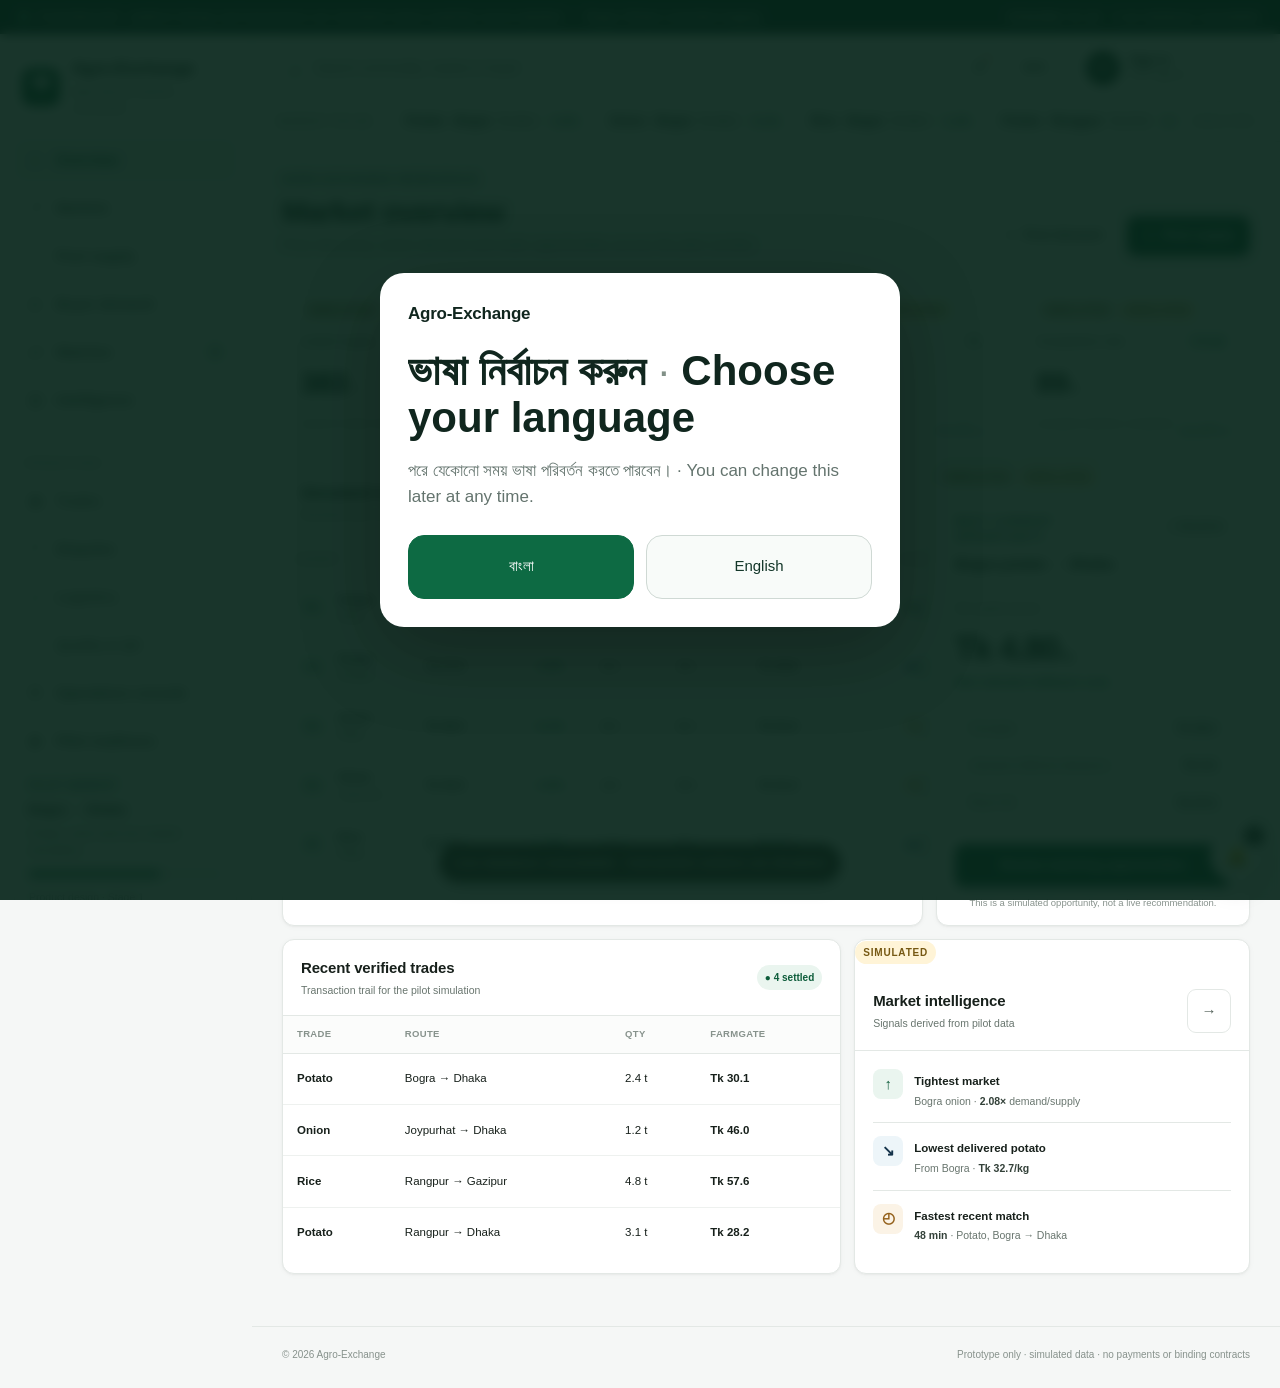
<file: index.html>
<!doctype html>
<html lang="en">
<head>
  <meta charset="utf-8" />
  <meta name="viewport" content="width=device-width, initial-scale=1" />
  <meta name="theme-color" content="#0b3324" />
  <title>Agro-Exchange — Agricultural Markets, Connected</title>
  <meta name="description" content="Bilingual B2B agricultural market intelligence and trade matching platform for Bangladesh." />
  <link rel="stylesheet" href="styles.css" />
</head>
<body>
  <div class="prototype-banner">
    <div class="shell banner-inner">
      <span class="status-dot"></span>
      <span data-i18n="prototype_notice">Pilot environment · all prices and transactions shown are simulated</span>
      <span class="banner-separator">•</span>
      <span data-i18n="corridor_notice">Bogra–Dhaka corridor prototype</span>
    </div>
  </div>

  <div class="app-shell">
    <aside class="sidebar" aria-label="Primary navigation">
      <div class="brand-block">
        <div class="brand-mark" aria-hidden="true">
          <svg viewBox="0 0 40 40" role="img"><path d="M20 4C12.5 4 6.3 8.8 4.3 15.5c6.4.5 11.8 3.1 15.7 7.3 3.9-4.2 9.3-6.8 15.7-7.3C33.7 8.8 27.5 4 20 4Z"/><path d="M20 36V22.8M20 22.8c-3.3-4.4-8.1-6.9-14.7-7.2M20 22.8c3.3-4.4 8.1-6.9 14.7-7.2" fill="none" stroke="currentColor" stroke-width="2.3" stroke-linecap="round"/></svg>
        </div>
        <div>
          <div class="brand-name">Agro-Exchange</div>
          <div class="brand-sub" data-i18n="brand_sub">Agricultural markets, connected.</div>
        </div>
      </div>

      <nav class="side-nav">
        <button class="side-link active" data-view="overview"><span class="nav-icon">⌂</span><span data-i18n="nav_overview">Overview</span></button>
        <button class="side-link" data-view="markets"><span class="nav-icon">↗</span><span data-i18n="nav_markets">Markets</span></button>
        <button class="side-link" data-view="sell"><span class="nav-icon">＋</span><span data-i18n="nav_sell">Post supply</span></button>
        <button class="side-link" data-view="demand"><span class="nav-icon">◎</span><span data-i18n="nav_demand">Buyer demand</span></button>
        <button class="side-link" data-view="matches"><span class="nav-icon">⇄</span><span data-i18n="nav_matches">Matches</span><span class="nav-count">3</span></button>
        <button class="side-link" data-view="intelligence"><span class="nav-icon">▥</span><span data-i18n="nav_intelligence">Intelligence</span></button>
      </nav>

      <div class="sidebar-divider"></div>
      <div class="sidebar-section-label" data-i18n="operations">OPERATIONS</div>
      <nav class="side-nav secondary-nav">
        <button class="side-link muted-link" data-action="prototype"><span class="nav-icon">▣</span><span data-i18n="nav_trades">Trades</span></button>
        <button class="side-link muted-link" data-action="prototype"><span class="nav-icon">◇</span><span data-i18n="nav_logistics">Logistics</span></button>
        <button class="side-link muted-link" data-action="prototype"><span class="nav-icon">✓</span><span data-i18n="nav_quality">Quality & QC</span></button>
      </nav>

      <div class="sidebar-card">
        <div class="sidebar-card-label" data-i18n="pilot_label">PILOT MARKET</div>
        <strong data-i18n="pilot_route">Bogra → Dhaka</strong>
        <p data-i18n="pilot_desc">Potato, onion and rice market simulation.</p>
        <div class="pilot-progress"><span style="width:68%"></span></div>
        <small data-i18n="pilot_stage">Product design · Stage 1</small>
      </div>

      <div class="sidebar-footer">
        <button class="plain-link" data-action="prototype" data-i18n="help">Help & documentation</button>
        <span>v0.2 prototype</span>
      </div>
    </aside>

    <div class="workspace">
      <header class="topbar">
        <button class="mobile-menu" id="mobileMenu" aria-label="Open menu">☰</button>
        <div class="search-wrap">
          <span class="search-icon">⌕</span>
          <input id="globalSearch" type="search" data-i18n-placeholder="search_placeholder" placeholder="Search commodity, market or buyer" />
          <span class="search-shortcut">/</span>
        </div>
        <div class="top-actions">
          <button class="icon-button" data-action="prototype" aria-label="Notifications">◔<span class="notification-dot"></span></button>
          <button class="language-switch" id="langToggle" type="button">বাংলা</button>
          <div class="account-chip">
            <div class="avatar">AX</div>
            <div class="account-copy"><strong data-i18n="demo_account">Demo account</strong><span data-i18n="operator_role">Platform operator</span></div>
            <span class="chevron">⌄</span>
          </div>
        </div>
      </header>

      <div class="market-ticker" aria-label="Market ticker">
        <div class="ticker-label" data-i18n="market_pulse">MARKET PULSE</div>
        <div id="tickerItems" class="ticker-items"></div>
        <div class="ticker-time" data-i18n="simulated_label">SIMULATED</div>
      </div>

      <main class="content">
        <section id="overview" class="view active-view">
          <div class="page-heading">
            <div><div class="breadcrumb" data-i18n="workspace_label">AGRO-EXCHANGE WORKSPACE</div><h1 data-i18n="overview_title">Market overview</h1><p data-i18n="overview_sub">Price discovery, active demand and trade opportunities across the pilot corridor.</p></div>
            <div class="heading-actions">
              <button class="button secondary" data-view-jump="demand"><span>＋</span><span data-i18n="post_demand">Post demand</span></button>
              <button class="button primary" data-view-jump="sell"><span>＋</span><span data-i18n="post_supply">Post supply</span></button>
            </div>
          </div>

          <div class="metrics-grid">
            <article class="metric-card"><div class="metric-head"><span data-i18n="metric_supply">Listed supply</span><span class="trend-chip up">+8.4%</span></div><div class="metric-value">383 <small>t</small></div><div class="metric-foot"><span data-i18n="metric_supply_note">across 6 active listings</span><span class="sparkline spark-a"></span></div></article>
            <article class="metric-card"><div class="metric-head"><span data-i18n="metric_demand">Open buyer demand</span><span class="trend-chip up">+12.1%</span></div><div class="metric-value">380 <small>t</small></div><div class="metric-foot"><span data-i18n="metric_demand_note">across 3 verified buyers</span><span class="sparkline spark-b"></span></div></article>
            <article class="metric-card"><div class="metric-head"><span data-i18n="metric_match">Match rate</span><span class="trend-chip neutral">7d</span></div><div class="metric-value">74<small>%</small></div><div class="metric-foot"><span data-i18n="metric_match_note">eligible orders matched</span><span class="sparkline spark-c"></span></div></article>
            <article class="metric-card"><div class="metric-head"><span data-i18n="metric_completion">Completion rate</span><span class="trend-chip up">+3.0 pp</span></div><div class="metric-value">89<small>%</small></div><div class="metric-foot"><span data-i18n="metric_completion_note">accepted matches completed</span><span class="sparkline spark-d"></span></div></article>
          </div>

          <div class="dashboard-grid">
            <section class="card market-table-card span-8">
              <div class="card-head"><div><h2 data-i18n="live_markets">Live market board</h2><p data-i18n="live_markets_sub">Indicative pilot market conditions</p></div><div class="compact-filters"><select id="overviewCommodityFilter" aria-label="Filter commodity"><option value="all" data-i18n-option="all_commodities">All commodities</option><option value="Potato">Potato</option><option value="Onion">Onion</option><option value="Rice">Rice</option></select><button class="text-button" data-view-jump="markets" data-i18n="view_all">View all →</button></div></div>
              <div class="table-scroll"><table class="data-table"><thead><tr><th data-i18n="th_market">Market</th><th data-i18n="th_last">Last trade</th><th data-i18n="th_change">7d</th><th data-i18n="th_supply">Supply</th><th data-i18n="th_demand">Demand</th><th data-i18n="th_delivered">Dhaka delivered</th><th data-i18n="th_signal">Signal</th></tr></thead><tbody id="overviewMarketTable"></tbody></table></div>
            </section>

            <aside class="card opportunity-card span-4">
              <div class="card-head simple"><div><div class="section-kicker" data-i18n="best_opportunity_label">BEST CURRENT OPPORTUNITY</div><h2 data-i18n="best_opportunity">Bogra potato → Dhaka</h2></div><span class="verified-badge">✓ <span data-i18n="modelled">Modelled</span></span></div>
              <div class="opportunity-spread"><span data-i18n="net_spread">Net spatial spread</span><strong>Tk 4.80<small>/kg</small></strong><div class="spread-positive" data-i18n="after_costs">after indicative fulfilment costs</div></div>
              <div class="route-economics"><div><span data-i18n="farmgate">Farmgate</span><strong>Tk 29.2</strong></div><span class="route-line"></span><div><span data-i18n="fulfilment">Collection + QC + transport</span><strong>Tk 3.5</strong></div><span class="route-line"></span><div><span data-i18n="buyer_bid">Buyer bid</span><strong>Tk 37.5</strong></div></div>
              <button class="button primary full" data-view-jump="matches" data-i18n="review_match">Review matching opportunities</button><p class="fine-print" data-i18n="opportunity_note">This is a simulated opportunity, not a live recommendation.</p>
            </aside>

            <section class="card span-7">
              <div class="card-head"><div><h2 data-i18n="recent_trades">Recent verified trades</h2><p data-i18n="recent_trades_sub">Transaction trail for the pilot simulation</p></div><span class="status-pill">● <span data-i18n="settled_status">4 settled</span></span></div>
              <div class="table-scroll"><table class="data-table compact"><thead><tr><th data-i18n="th_trade">Trade</th><th data-i18n="th_route">Route</th><th data-i18n="th_qty">Qty</th><th data-i18n="th_price">Farmgate</th><th data-i18n="th_status">Status</th></tr></thead><tbody id="recentTradesTable"></tbody></table></div>
            </section>

            <aside class="card span-5 insight-card">
              <div class="card-head"><div><h2 data-i18n="market_intelligence">Market intelligence</h2><p data-i18n="market_intelligence_sub">Signals derived from pilot data</p></div><button class="icon-button mini" data-view-jump="intelligence">→</button></div>
              <div class="insight-list">
                <div class="insight-item"><div class="insight-icon green">↑</div><div><strong data-i18n="tightest_market">Tightest market</strong><p><span data-i18n="onion_bogra">Bogra onion</span> · <b>2.08×</b> <span data-i18n="demand_supply_ratio">demand/supply</span></p></div></div>
                <div class="insight-item"><div class="insight-icon blue">↘</div><div><strong data-i18n="lowest_delivered">Lowest delivered potato</strong><p><span data-i18n="from_bogra">From Bogra</span> · <b>Tk 32.7/kg</b></p></div></div>
                <div class="insight-item"><div class="insight-icon amber">◴</div><div><strong data-i18n="fastest_match">Fastest recent match</strong><p><b>48 min</b> · <span data-i18n="potato_bogra_dhaka">Potato, Bogra → Dhaka</span></p></div></div>
              </div>
            </aside>
          </div>
        </section>

        <section id="markets" class="view">
          <div class="page-heading"><div><div class="breadcrumb" data-i18n="market_intelligence_label">MARKET INTELLIGENCE</div><h1 data-i18n="markets_title">Markets</h1><p data-i18n="markets_sub">Compare source-market prices, supply, demand and indicative delivered costs.</p></div><div class="heading-actions"><button class="button secondary" data-action="prototype" data-i18n="export_data">Export data</button></div></div>
          <section class="card"><div class="filter-bar"><div class="filter-group"><label data-i18n="commodity">Commodity</label><select id="marketCommodityFilter"><option value="all" data-i18n-option="all_commodities">All commodities</option><option value="Potato">Potato</option><option value="Onion">Onion</option><option value="Rice">Rice</option></select></div><div class="filter-group"><label data-i18n="origin">Origin</label><select id="marketOriginFilter"><option value="all" data-i18n-option="all_origins">All origins</option><option value="Bogra">Bogra</option><option value="Rangpur">Rangpur</option><option value="Joypurhat">Joypurhat</option></select></div><div class="filter-group grow"><label data-i18n="search_market">Search market</label><input id="marketSearch" type="search" data-i18n-placeholder="market_search_placeholder" placeholder="e.g. potato or Bogra" /></div></div><div class="table-scroll large-table"><table class="data-table detailed"><thead><tr><th data-i18n="th_commodity">Commodity</th><th data-i18n="th_origin">Origin</th><th data-i18n="th_last">Last trade</th><th data-i18n="th_change">7d</th><th data-i18n="th_ask">Asking range</th><th data-i18n="th_supply">Supply</th><th data-i18n="th_demand">Demand</th><th data-i18n="th_delivered">Dhaka delivered</th><th data-i18n="th_signal">Signal</th></tr></thead><tbody id="fullMarketTable"></tbody></table></div></section>
        </section>

        <section id="sell" class="view">
          <div class="page-heading"><div><div class="breadcrumb" data-i18n="new_listing_label">NEW LISTING</div><h1 data-i18n="sell_title">Post supply</h1><p data-i18n="sell_sub">Create a supply listing and compare it with current buyer demand before publishing.</p></div></div>
          <div class="form-grid">
            <form id="sellForm" class="card form-card span-8">
              <div class="form-section-head"><span class="step-number">1</span><div><h2 data-i18n="produce_details">Produce details</h2><p data-i18n="produce_details_sub">What are you offering to the market?</p></div></div>
              <div class="fields-grid"><label><span data-i18n="commodity">Commodity</span><select name="commodity"><option>Potato</option><option>Onion</option><option>Rice</option></select></label><label><span data-i18n="grade">Quality / grade</span><select name="grade"><option>Grade A</option><option>Grade B</option><option>Standard</option></select></label><label><span data-i18n="quantity_kg">Quantity (kg)</span><input name="quantity" type="number" min="1" value="1200" /></label><label><span data-i18n="origin">Origin</span><select name="origin"><option>Bogra</option><option>Rangpur</option><option>Joypurhat</option></select></label><label><span data-i18n="minimum_price">Minimum price (Tk/kg)</span><input name="price" type="number" step="0.1" value="29" /></label><label><span data-i18n="available_date">Available date</span><input name="date" type="date" /></label></div>
              <div class="form-divider"></div><div class="form-section-head"><span class="step-number">2</span><div><h2 data-i18n="listing_preferences">Listing preferences</h2><p data-i18n="listing_preferences_sub">The matching engine will use these constraints.</p></div></div>
              <div class="choice-row"><label class="choice-card selected"><input type="radio" name="delivery" checked /><div><strong data-i18n="collection_base">Deliver to collection point</strong><span data-i18n="collection_base_sub">Preferred for pilot matching</span></div><span>✓</span></label><label class="choice-card"><input type="radio" name="delivery" /><div><strong data-i18n="farm_pickup">Request farm pickup</strong><span data-i18n="farm_pickup_sub">Subject to route capacity</span></div></label></div>
              <div class="form-actions"><button type="button" class="button secondary" data-action="prototype" data-i18n="save_draft">Save draft</button><button type="submit" class="button primary" data-i18n="find_buyers">Find compatible buyers</button></div>
            </form>
            <aside class="span-4 form-sidebar"><section class="card guidance-card"><div class="section-kicker" data-i18n="market_context">MARKET CONTEXT</div><h2 data-i18n="potato_bogra_title">Potato · Bogra</h2><div class="context-price"><strong>Tk 29.2</strong><span>/kg</span><b>+4.2%</b></div><p data-i18n="last_verified_trade">Last simulated verified trade</p><div class="context-rows"><div><span data-i18n="asking_range">Asking range</span><strong>Tk 28–32</strong></div><div><span data-i18n="buyer_demand_today">Buyer demand</span><strong>61 t</strong></div><div><span data-i18n="dhaka_delivery_cost">Dhaka fulfilment</span><strong>Tk 3.5/kg</strong></div></div></section><section class="card note-card"><strong data-i18n="why_this_matters">Why this matters</strong><p data-i18n="seller_note">A seller should see credible alternatives and delivered economics before accepting an offer, not just a headline market price.</p></section></aside>
          </div>
        </section>

        <section id="demand" class="view"><div class="page-heading"><div><div class="breadcrumb" data-i18n="verified_buyers_label">VERIFIED BUYERS</div><h1 data-i18n="demand_title">Buyer demand</h1><p data-i18n="demand_sub">Open procurement requirements from wholesalers, distributors and processors.</p></div><div class="heading-actions"><button class="button primary" data-action="prototype">＋ <span data-i18n="post_demand">Post demand</span></button></div></div><div id="buyerDemandGrid" class="buyer-demand-grid"></div></section>

        <section id="matches" class="view"><div class="page-heading"><div><div class="breadcrumb" data-i18n="matching_engine_label">MATCHING ENGINE</div><h1 data-i18n="matches_title">Ranked opportunities</h1><p data-i18n="matches_sub">Feasible matches ranked by delivered economics, quantity fit, timing and counterparty reliability.</p></div></div><div id="matchList" class="match-stack"></div></section>

        <section id="intelligence" class="view">
          <div class="page-heading"><div><div class="breadcrumb" data-i18n="decision_support_label">DECISION SUPPORT</div><h1 data-i18n="intelligence_title">Market intelligence</h1><p data-i18n="intelligence_sub">Turn transaction and route data into signals that buyers, sellers and institutions can use.</p></div></div>
          <div class="intelligence-grid">
            <section class="card span-7"><div class="card-head"><div><h2 data-i18n="price_dispersion">Regional price dispersion</h2><p data-i18n="potato_reference">Potato · simulated farmgate reference</p></div><span class="status-pill">7d</span></div><div class="horizontal-bars" id="priceBars"></div></section>
            <section class="card span-5"><div class="card-head"><div><h2 data-i18n="liquidity_quality">Market liquidity</h2><p data-i18n="liquidity_quality_sub">Pilot transaction quality</p></div></div><div class="quality-metrics"><div><span data-i18n="match_rate">Match rate</span><strong>74%</strong><i><b style="width:74%"></b></i></div><div><span data-i18n="completion_rate">Completion rate</span><strong>89%</strong><i><b style="width:89%"></b></i></div><div><span data-i18n="repeat_buyers">Repeat buyers</span><strong>63%</strong><i><b style="width:63%"></b></i></div></div></section>
            <section class="card span-12"><div class="card-head"><div><h2 data-i18n="corridor_economics">Bogra → Dhaka corridor economics</h2><p data-i18n="corridor_economics_sub">Illustrative delivered-cost decomposition for potato</p></div></div><div class="cost-waterfall"><div><span data-i18n="farmgate">Farmgate</span><strong>Tk 29.2</strong></div><span>＋</span><div><span data-i18n="collection_qc">Collection + QC</span><strong>Tk 0.9</strong></div><span>＋</span><div><span data-i18n="transport">Transport</span><strong>Tk 2.6</strong></div><span>＝</span><div class="highlight-box"><span data-i18n="delivered_cost">Delivered cost</span><strong>Tk 32.7</strong></div><span>→</span><div class="buyer-box"><span data-i18n="buyer_bid">Buyer bid</span><strong>Tk 37.5</strong></div></div></section>
          </div>
        </section>
      </main>

      <footer class="app-footer"><span>© 2026 Agro-Exchange</span><span data-i18n="footer_note">Prototype only · simulated data · no payments or binding contracts</span></footer>
    </div>
  </div>

  <div id="toast" class="toast" role="status" aria-live="polite"></div>
  <div id="mobileOverlay" class="mobile-overlay"></div>
  <script src="app.js"></script>
</body>
</html>
</file>
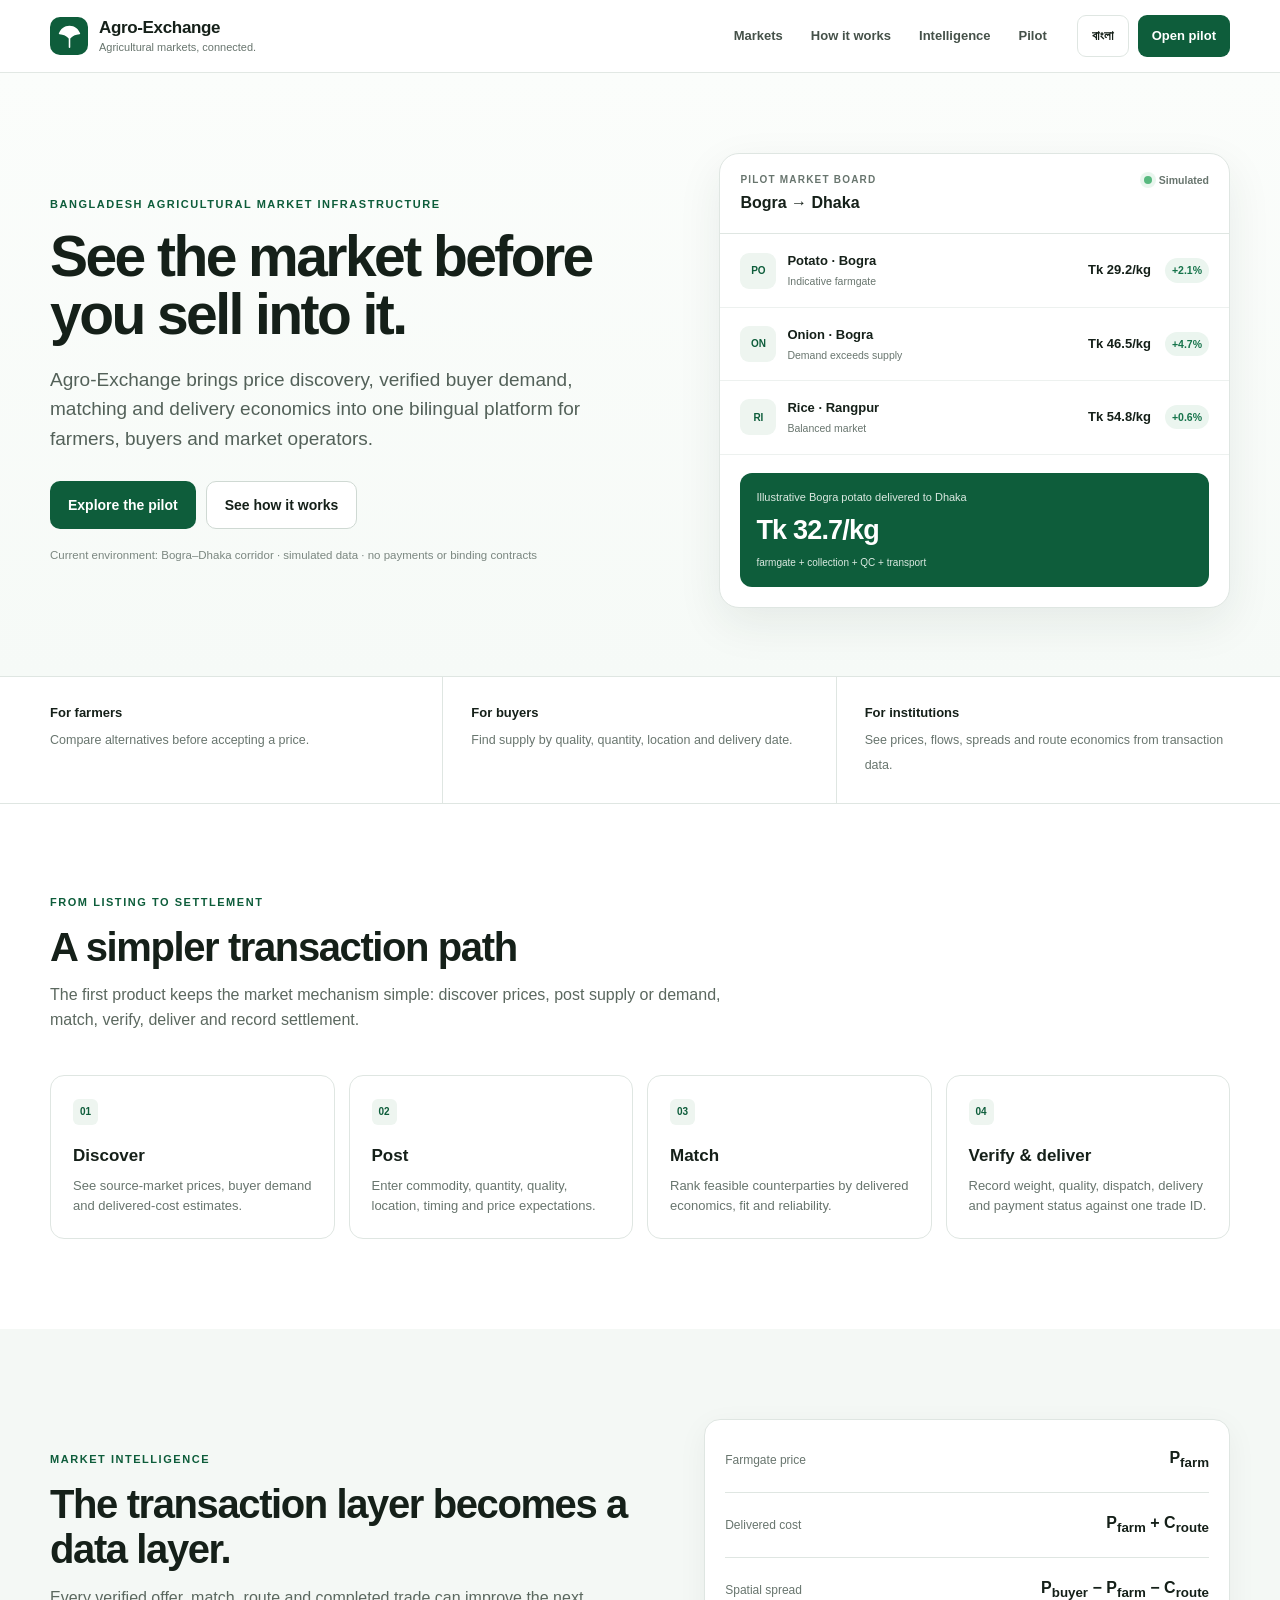
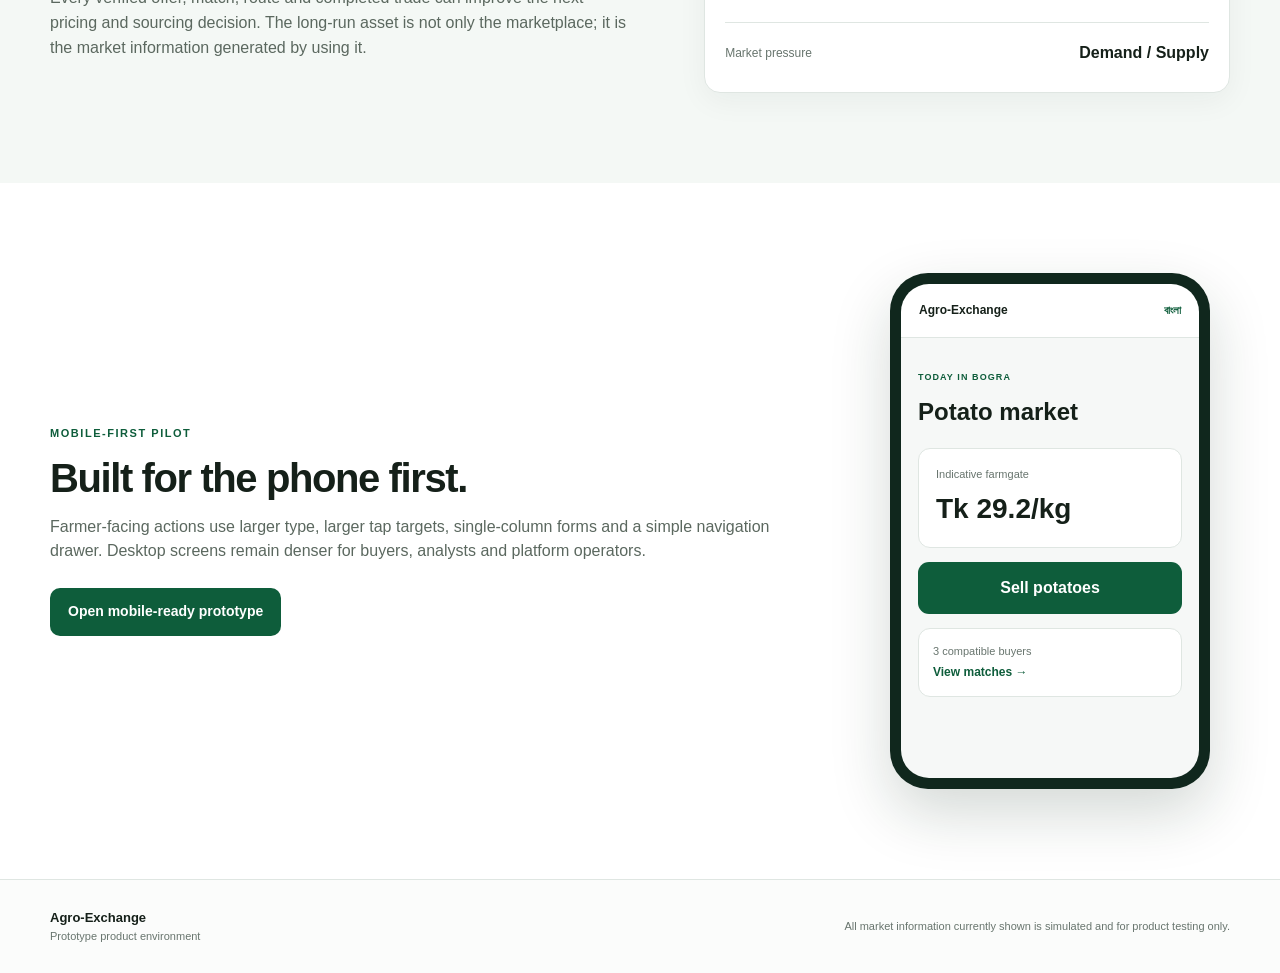
<file: public/index.html>
<!doctype html>
<html lang="en">
<head>
  <meta charset="utf-8" />
  <meta name="viewport" content="width=device-width, initial-scale=1" />
  <meta name="theme-color" content="#0b3324" />
  <title>Agro-Exchange — Bangladesh agricultural markets, connected</title>
  <meta name="description" content="A bilingual agricultural market platform for price discovery, buyer-seller matching and transaction intelligence in Bangladesh." />
  <link rel="stylesheet" href="public.css" />
</head>
<body>
  <header class="site-header">
    <div class="wrap header-inner">
      <a class="brand" href="#top" aria-label="Agro-Exchange home">
        <span class="mark" aria-hidden="true"><svg viewBox="0 0 40 40"><path d="M20 4C12.5 4 6.3 8.8 4.3 15.5c6.4.5 11.8 3.1 15.7 7.3 3.9-4.2 9.3-6.8 15.7-7.3C33.7 8.8 27.5 4 20 4Z"/><path d="M20 36V22.8M20 22.8c-3.3-4.4-8.1-6.9-14.7-7.2M20 22.8c3.3-4.4 8.1-6.9 14.7-7.2" fill="none" stroke="currentColor" stroke-width="2.3" stroke-linecap="round"/></svg></span>
        <span><strong>Agro-Exchange</strong><small data-en="Agricultural markets, connected." data-bn="কৃষি বাজার, একই নেটওয়ার্কে।">Agricultural markets, connected.</small></span>
      </a>
      <nav class="desktop-nav" aria-label="Public navigation">
        <a href="#markets" data-en="Markets" data-bn="বাজার">Markets</a>
        <a href="#how" data-en="How it works" data-bn="কীভাবে কাজ করে">How it works</a>
        <a href="#intelligence" data-en="Intelligence" data-bn="বিশ্লেষণ">Intelligence</a>
        <a href="#pilot" data-en="Pilot" data-bn="পাইলট">Pilot</a>
      </nav>
      <div class="header-actions">
        <button class="lang" id="langToggle" type="button">বাংলা</button>
        <a class="login" href="../index.html" data-en="Open pilot" data-bn="পাইলট খুলুন">Open pilot</a>
      </div>
    </div>
  </header>

  <main id="top">
    <section class="hero">
      <div class="wrap hero-grid">
        <div class="hero-copy">
          <div class="eyebrow" data-en="BANGLADESH AGRICULTURAL MARKET INFRASTRUCTURE" data-bn="বাংলাদেশ কৃষি বাজার অবকাঠামো">BANGLADESH AGRICULTURAL MARKET INFRASTRUCTURE</div>
          <h1 data-en="See the market before you sell into it." data-bn="বিক্রির আগে বাজারটি দেখুন।">See the market before you sell into it.</h1>
          <p class="lead" data-en="Agro-Exchange brings price discovery, verified buyer demand, matching and delivery economics into one bilingual platform for farmers, buyers and market operators." data-bn="অ্যাগ্রো-এক্সচেঞ্জ কৃষক, ক্রেতা ও বাজার পরিচালকদের জন্য মূল্যতথ্য, যাচাইকৃত ক্রেতা চাহিদা, ম্যাচিং এবং ডেলিভারি খরচ এক দ্বিভাষিক প্ল্যাটফর্মে আনে।">Agro-Exchange brings price discovery, verified buyer demand, matching and delivery economics into one bilingual platform for farmers, buyers and market operators.</p>
          <div class="hero-actions">
            <a class="btn primary" href="../index.html" data-en="Explore the pilot" data-bn="পাইলট দেখুন">Explore the pilot</a>
            <a class="btn secondary" href="#how" data-en="See how it works" data-bn="কীভাবে কাজ করে দেখুন">See how it works</a>
          </div>
          <p class="pilot-note" data-en="Current environment: Bogra–Dhaka corridor · simulated data · no payments or binding contracts" data-bn="বর্তমান পরিবেশ: বগুড়া–ঢাকা করিডর · সিমুলেটেড ডেটা · কোনো পেমেন্ট বা বাধ্যতামূলক চুক্তি নয়">Current environment: Bogra–Dhaka corridor · simulated data · no payments or binding contracts</p>
        </div>

        <div class="market-window" id="markets">
          <div class="window-head"><div><small data-en="PILOT MARKET BOARD" data-bn="পাইলট বাজার বোর্ড">PILOT MARKET BOARD</small><strong data-en="Bogra → Dhaka" data-bn="বগুড়া → ঢাকা">Bogra → Dhaka</strong></div><span class="live"><i></i><span data-en="Simulated" data-bn="সিমুলেটেড">Simulated</span></span></div>
          <div class="quote"><div><span class="crop">PO</span><div><strong data-en="Potato · Bogra" data-bn="আলু · বগুড়া">Potato · Bogra</strong><small data-en="Indicative farmgate" data-bn="নির্দেশক খামারদর">Indicative farmgate</small></div></div><b>Tk 29.2/kg</b><em>+2.1%</em></div>
          <div class="quote"><div><span class="crop">ON</span><div><strong data-en="Onion · Bogra" data-bn="পেঁয়াজ · বগুড়া">Onion · Bogra</strong><small data-en="Demand exceeds supply" data-bn="চাহিদা সরবরাহের চেয়ে বেশি">Demand exceeds supply</small></div></div><b>Tk 46.5/kg</b><em>+4.7%</em></div>
          <div class="quote"><div><span class="crop">RI</span><div><strong data-en="Rice · Rangpur" data-bn="চাল · রংপুর">Rice · Rangpur</strong><small data-en="Balanced market" data-bn="ভারসাম্যপূর্ণ বাজার">Balanced market</small></div></div><b>Tk 54.8/kg</b><em>+0.6%</em></div>
          <div class="delivered"><span data-en="Illustrative Bogra potato delivered to Dhaka" data-bn="বগুড়ার আলু ঢাকায় পৌঁছানোর উদাহরণ">Illustrative Bogra potato delivered to Dhaka</span><strong>Tk 32.7/kg</strong><small data-en="farmgate + collection + QC + transport" data-bn="খামারদর + সংগ্রহ + মান যাচাই + পরিবহন">farmgate + collection + QC + transport</small></div>
        </div>
      </div>
    </section>

    <section class="value-strip">
      <div class="wrap value-grid">
        <div><strong data-en="For farmers" data-bn="কৃষকদের জন্য">For farmers</strong><span data-en="Compare alternatives before accepting a price." data-bn="দর গ্রহণের আগে বিকল্প তুলনা করুন।">Compare alternatives before accepting a price.</span></div>
        <div><strong data-en="For buyers" data-bn="ক্রেতাদের জন্য">For buyers</strong><span data-en="Find supply by quality, quantity, location and delivery date." data-bn="মান, পরিমাণ, স্থান ও ডেলিভারি তারিখ অনুযায়ী সরবরাহ খুঁজুন।">Find supply by quality, quantity, location and delivery date.</span></div>
        <div><strong data-en="For institutions" data-bn="প্রতিষ্ঠানের জন্য">For institutions</strong><span data-en="See prices, flows, spreads and route economics from transaction data." data-bn="লেনদেনের ডেটা থেকে মূল্য, প্রবাহ, ব্যবধান ও রুট খরচ দেখুন।">See prices, flows, spreads and route economics from transaction data.</span></div>
      </div>
    </section>

    <section class="section" id="how">
      <div class="wrap">
        <div class="section-heading"><div class="eyebrow" data-en="FROM LISTING TO SETTLEMENT" data-bn="তালিকা থেকে নিষ্পত্তি">FROM LISTING TO SETTLEMENT</div><h2 data-en="A simpler transaction path" data-bn="আরও সহজ লেনদেনের পথ">A simpler transaction path</h2><p data-en="The first product keeps the market mechanism simple: discover prices, post supply or demand, match, verify, deliver and record settlement." data-bn="প্রথম পণ্যটি বাজার ব্যবস্থাকে সহজ রাখে: মূল্য দেখুন, সরবরাহ বা চাহিদা পোস্ট করুন, ম্যাচ করুন, যাচাই করুন, ডেলিভারি দিন এবং নিষ্পত্তি রেকর্ড করুন।">The first product keeps the market mechanism simple: discover prices, post supply or demand, match, verify, deliver and record settlement.</p></div>
        <div class="steps">
          <article><span>01</span><h3 data-en="Discover" data-bn="বাজার দেখুন">Discover</h3><p data-en="See source-market prices, buyer demand and delivered-cost estimates." data-bn="উৎসবাজারের মূল্য, ক্রেতার চাহিদা এবং পৌঁছানো খরচের হিসাব দেখুন।">See source-market prices, buyer demand and delivered-cost estimates.</p></article>
          <article><span>02</span><h3 data-en="Post" data-bn="পোস্ট করুন">Post</h3><p data-en="Enter commodity, quantity, quality, location, timing and price expectations." data-bn="পণ্য, পরিমাণ, মান, স্থান, সময় এবং প্রত্যাশিত মূল্য দিন।">Enter commodity, quantity, quality, location, timing and price expectations.</p></article>
          <article><span>03</span><h3 data-en="Match" data-bn="ম্যাচ করুন">Match</h3><p data-en="Rank feasible counterparties by delivered economics, fit and reliability." data-bn="ডেলিভারি খরচ, উপযুক্ততা ও নির্ভরযোগ্যতা অনুযায়ী সম্ভাব্য পক্ষগুলো সাজান।">Rank feasible counterparties by delivered economics, fit and reliability.</p></article>
          <article><span>04</span><h3 data-en="Verify & deliver" data-bn="যাচাই ও ডেলিভারি">Verify & deliver</h3><p data-en="Record weight, quality, dispatch, delivery and payment status against one trade ID." data-bn="একটি ট্রেড আইডির অধীনে ওজন, মান, প্রেরণ, ডেলিভারি ও পেমেন্ট অবস্থা রেকর্ড করুন।">Record weight, quality, dispatch, delivery and payment status against one trade ID.</p></article>
        </div>
      </div>
    </section>

    <section class="section soft" id="intelligence">
      <div class="wrap intelligence-grid">
        <div class="section-heading"><div class="eyebrow" data-en="MARKET INTELLIGENCE" data-bn="বাজার বিশ্লেষণ">MARKET INTELLIGENCE</div><h2 data-en="The transaction layer becomes a data layer." data-bn="লেনদেনের স্তরই পরে ডেটার স্তর হয়ে ওঠে।">The transaction layer becomes a data layer.</h2><p data-en="Every verified offer, match, route and completed trade can improve the next pricing and sourcing decision. The long-run asset is not only the marketplace; it is the market information generated by using it." data-bn="প্রতিটি যাচাইকৃত অফার, ম্যাচ, রুট ও সম্পন্ন লেনদেন পরবর্তী মূল্য ও সরবরাহ সিদ্ধান্তকে উন্নত করতে পারে। দীর্ঘমেয়াদে সম্পদ শুধু মার্কেটপ্লেস নয়; এর ব্যবহারে তৈরি বাজারতথ্যও।">Every verified offer, match, route and completed trade can improve the next pricing and sourcing decision. The long-run asset is not only the marketplace; it is the market information generated by using it.</p></div>
        <div class="intel-card">
          <div><span data-en="Farmgate price" data-bn="খামারদর">Farmgate price</span><strong>P<sub>farm</sub></strong></div>
          <div><span data-en="Delivered cost" data-bn="পৌঁছানো খরচ">Delivered cost</span><strong>P<sub>farm</sub> + C<sub>route</sub></strong></div>
          <div><span data-en="Spatial spread" data-bn="ভৌগোলিক ব্যবধান">Spatial spread</span><strong>P<sub>buyer</sub> − P<sub>farm</sub> − C<sub>route</sub></strong></div>
          <div><span data-en="Market pressure" data-bn="বাজার চাপ">Market pressure</span><strong>Demand / Supply</strong></div>
        </div>
      </div>
    </section>

    <section class="section" id="pilot">
      <div class="wrap pilot-grid">
        <div><div class="eyebrow" data-en="MOBILE-FIRST PILOT" data-bn="মোবাইল-ফার্স্ট পাইলট">MOBILE-FIRST PILOT</div><h2 data-en="Built for the phone first." data-bn="প্রথমে ফোনের জন্য তৈরি।">Built for the phone first.</h2><p data-en="Farmer-facing actions use larger type, larger tap targets, single-column forms and a simple navigation drawer. Desktop screens remain denser for buyers, analysts and platform operators." data-bn="কৃষক-মুখী কাজগুলোতে বড় লেখা, বড় ট্যাপ এলাকা, এক-কলামের ফর্ম এবং সহজ নেভিগেশন থাকবে। ক্রেতা, বিশ্লেষক ও প্ল্যাটফর্ম অপারেটরদের জন্য ডেস্কটপ স্ক্রিনে বেশি তথ্য রাখা যাবে।">Farmer-facing actions use larger type, larger tap targets, single-column forms and a simple navigation drawer. Desktop screens remain denser for buyers, analysts and platform operators.</p><a class="btn primary" href="../index.html" data-en="Open mobile-ready prototype" data-bn="মোবাইল-উপযোগী প্রোটোটাইপ খুলুন">Open mobile-ready prototype</a></div>
        <div class="phone" aria-label="Mobile interface preview"><div class="phone-top"><span>Agro-Exchange</span><b>বাংলা</b></div><div class="phone-body"><small data-en="TODAY IN BOGRA" data-bn="আজ বগুড়ায়">TODAY IN BOGRA</small><h3 data-en="Potato market" data-bn="আলুর বাজার">Potato market</h3><div class="phone-price"><span data-en="Indicative farmgate" data-bn="নির্দেশক খামারদর">Indicative farmgate</span><strong>Tk 29.2/kg</strong></div><button data-en="Sell potatoes" data-bn="আলু বিক্রি করুন">Sell potatoes</button><div class="phone-demand"><span data-en="3 compatible buyers" data-bn="৩ জন উপযুক্ত ক্রেতা">3 compatible buyers</span><b data-en="View matches →" data-bn="ম্যাচ দেখুন →">View matches →</b></div></div></div>
      </div>
    </section>
  </main>

  <footer><div class="wrap footer-inner"><div><strong>Agro-Exchange</strong><span data-en="Prototype product environment" data-bn="প্রোটোটাইপ পণ্য পরিবেশ">Prototype product environment</span></div><p data-en="All market information currently shown is simulated and for product testing only." data-bn="বর্তমানে প্রদর্শিত সব বাজারতথ্য সিমুলেটেড এবং শুধু পণ্য পরীক্ষার জন্য।">All market information currently shown is simulated and for product testing only.</p></div></footer>
  <script src="public.js"></script>
</body>
</html>
</file>
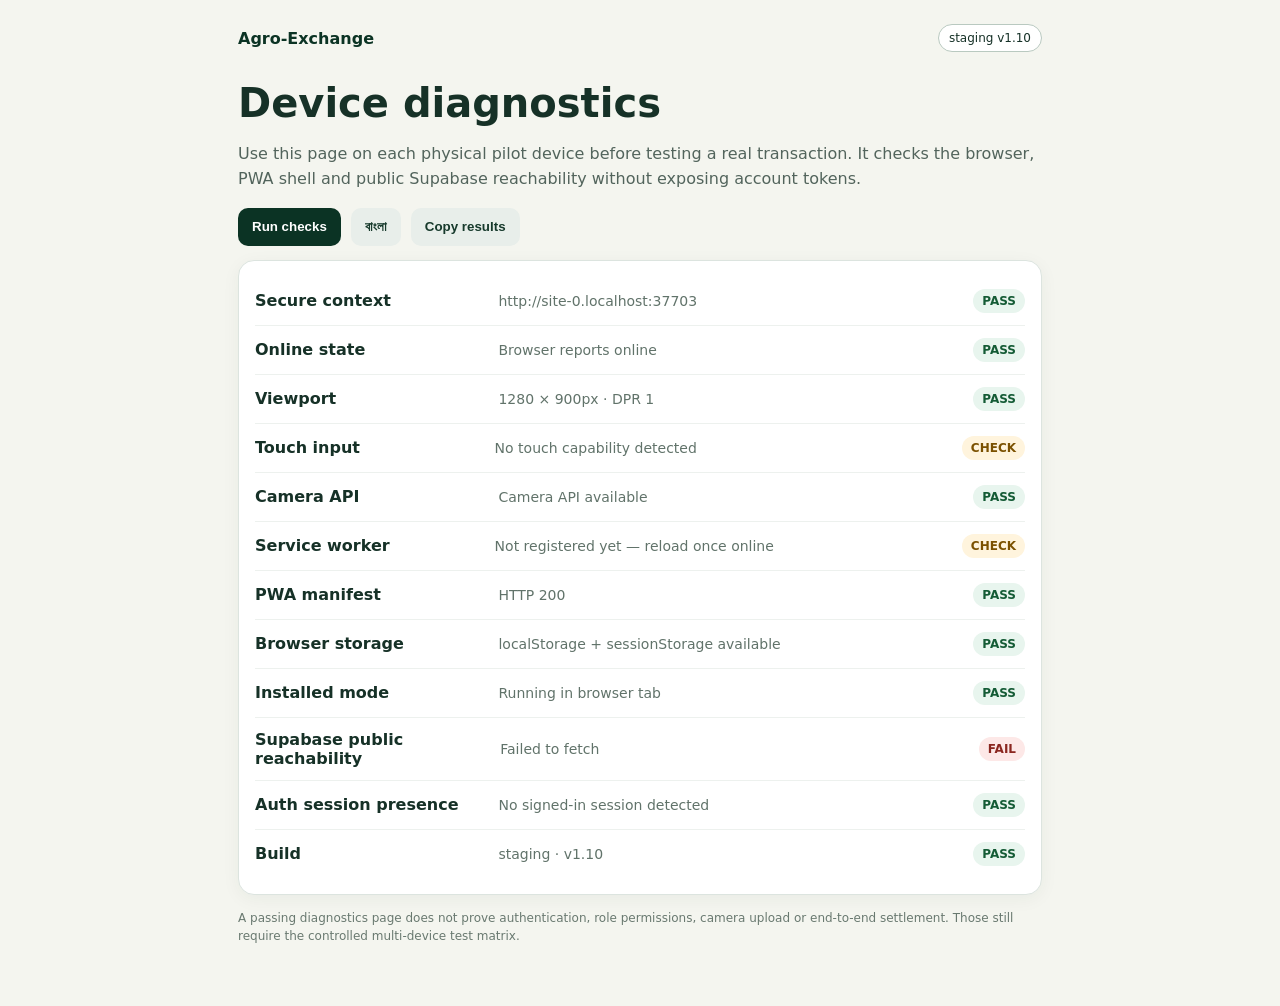
<file: diagnostics.html>
<!doctype html>
<html lang="en">
<head>
  <meta charset="utf-8">
  <meta name="viewport" content="width=device-width,initial-scale=1,viewport-fit=cover">
  <meta name="theme-color" content="#0b3324">
  <meta name="robots" content="noindex,nofollow,noarchive">
  <title>Agro-Exchange Device Diagnostics</title>
  <style>
    :root{font-family:Inter,system-ui,-apple-system,BlinkMacSystemFont,"Segoe UI",sans-serif;color:#163127;background:#f4f5ef}
    *{box-sizing:border-box}body{margin:0}.wrap{max-width:840px;margin:auto;padding:24px 18px 48px}.top{display:flex;gap:14px;align-items:center;justify-content:space-between;flex-wrap:wrap}.brand{font-weight:800;color:#0b3324}.pill{border:1px solid #b9c9c0;border-radius:999px;padding:6px 10px;font-size:12px;background:#fff}h1{font-size:clamp(26px,5vw,40px);margin:28px 0 8px}p{line-height:1.55;color:#52645c}.card{background:#fff;border:1px solid #dce4df;border-radius:16px;padding:16px;margin:14px 0;box-shadow:0 4px 18px rgba(11,51,36,.05)}.row{display:grid;grid-template-columns:minmax(150px,1fr) 2fr auto;gap:12px;align-items:center;padding:12px 0;border-bottom:1px solid #edf1ee}.row:last-child{border-bottom:0}.label{font-weight:700}.detail{font-size:14px;color:#61736a;word-break:break-word}.status{font-size:12px;font-weight:800;border-radius:999px;padding:5px 9px}.pass{background:#e8f5ee;color:#145b35}.warn{background:#fff4dd;color:#7b5100}.fail{background:#fde8e7;color:#8b2720}button{border:0;border-radius:10px;padding:11px 14px;font-weight:750;cursor:pointer}.primary{background:#0b3324;color:white}.secondary{background:#e8eeea;color:#173a2c}.actions{display:flex;gap:10px;flex-wrap:wrap;margin-top:16px}.small{font-size:12px;color:#697970}.mono{font-family:ui-monospace,SFMono-Regular,Menlo,monospace}@media(max-width:620px){.row{grid-template-columns:1fr auto}.detail{grid-column:1/-1}.wrap{padding:18px 14px 40px}}
  </style>
</head>
<body>
  <main class="wrap">
    <div class="top"><div class="brand">Agro-Exchange</div><div class="pill" id="buildPill">Device validation</div></div>
    <h1 id="title">Device diagnostics</h1>
    <p id="intro">Use this page on each physical pilot device before testing a real transaction. It checks the browser, PWA shell and public Supabase reachability without exposing account tokens.</p>
    <div class="actions">
      <button class="primary" id="run">Run checks</button>
      <button class="secondary" id="lang">বাংলা</button>
      <button class="secondary" id="copy">Copy results</button>
    </div>
    <section class="card" id="results" aria-live="polite"></section>
    <p class="small">A passing diagnostics page does not prove authentication, role permissions, camera upload or end-to-end settlement. Those still require the controlled multi-device test matrix.</p>
  </main>
  <script src="backend/runtime-config.js"></script>
  <script>
  (function(){
    'use strict';
    let bn=false;let latest=[];
    const $=s=>document.querySelector(s);
    const cfg=window.AGRO_EXCHANGE_CONFIG||{};
    const t=(en,bnText)=>bn?bnText:en;
    function status(ok,warn=false){return ok?['PASS','pass']:warn?['CHECK','warn']:['FAIL','fail'];}
    function add(label,detail,ok,warn=false){const s=status(ok,warn);latest.push({label,detail,status:s[0]});return `<div class="row"><div class="label">${label}</div><div class="detail">${detail}</div><span class="status ${s[1]}">${s[0]}</span></div>`;}
    async function run(){
      latest=[];let html='';
      const secure=window.isSecureContext||location.hostname==='localhost'||location.hostname==='127.0.0.1';
      html+=add(t('Secure context','নিরাপদ সংযোগ'),location.protocol+'//'+location.host,secure);
      html+=add(t('Online state','অনলাইন অবস্থা'),navigator.onLine?t('Browser reports online','ব্রাউজার অনলাইন দেখাচ্ছে'):t('Browser reports offline','ব্রাউজার অফলাইন দেখাচ্ছে'),navigator.onLine,!navigator.onLine);
      html+=add(t('Viewport','স্ক্রিন ভিউপোর্ট'),`${innerWidth} × ${innerHeight}px · DPR ${window.devicePixelRatio||1}`,innerWidth>=320);
      const touch=('ontouchstart' in window)||navigator.maxTouchPoints>0;
      html+=add(t('Touch input','টাচ ইনপুট'),touch?t('Touch-capable device','টাচ সমর্থিত ডিভাইস'):t('No touch capability detected','টাচ শনাক্ত হয়নি'),touch,true);
      const camera=!!(navigator.mediaDevices&&navigator.mediaDevices.getUserMedia);
      html+=add(t('Camera API','ক্যামেরা API'),camera?t('Camera API available','ক্যামেরা API আছে'):t('Camera API unavailable','ক্যামেরা API নেই'),camera,true);
      const swSupport='serviceWorker' in navigator;
      let swDetail=swSupport?t('Supported; checking registration…','সমর্থিত; রেজিস্ট্রেশন পরীক্ষা হচ্ছে…'):t('Not supported','সমর্থিত নয়');
      let swOk=false;
      if(swSupport){try{const reg=await navigator.serviceWorker.getRegistration();swOk=!!reg;swDetail=reg?t('Registered','রেজিস্টার্ড'):t('Not registered yet — reload once online','এখনও রেজিস্টার্ড নয় — অনলাইনে একবার রিলোড করুন');}catch(e){swDetail=e.message;}}
      html+=add(t('Service worker','সার্ভিস ওয়ার্কার'),swDetail,swOk,swSupport&&!swOk);
      let manifestOk=false,manifestDetail='';
      try{const r=await fetch('manifest.webmanifest',{cache:'no-store'});manifestOk=r.ok;manifestDetail=`HTTP ${r.status}`;}catch(e){manifestDetail=e.message;}
      html+=add(t('PWA manifest','PWA ম্যানিফেস্ট'),manifestDetail,manifestOk);
      let storageOk=true;try{localStorage.setItem('__ax_diag','1');localStorage.removeItem('__ax_diag');sessionStorage.setItem('__ax_diag','1');sessionStorage.removeItem('__ax_diag');}catch(e){storageOk=false;}
      html+=add(t('Browser storage','ব্রাউজার স্টোরেজ'),storageOk?t('localStorage + sessionStorage available','localStorage + sessionStorage আছে'):t('Storage blocked','স্টোরেজ ব্লক করা'),storageOk);
      const standalone=matchMedia('(display-mode: standalone)').matches||navigator.standalone===true;
      html+=add(t('Installed mode','ইনস্টলড মোড'),standalone?t('Running as installed app','ইনস্টলড অ্যাপ হিসেবে চলছে'):t('Running in browser tab','ব্রাউজার ট্যাবে চলছে'),true,!standalone);
      let backendOk=false,backendDetail='';
      if(cfg.supabaseUrl&&cfg.anonKey){
        try{const r=await fetch(String(cfg.supabaseUrl).replace(/\/$/,'')+'/rest/v1/commodities?select=code&limit=1',{headers:{apikey:cfg.anonKey},cache:'no-store'});backendOk=r.ok;backendDetail=`HTTP ${r.status}`;}catch(e){backendDetail=e.message;}
      }else backendDetail=t('Runtime configuration missing','রানটাইম কনফিগারেশন নেই');
      html+=add(t('Supabase public reachability','Supabase পাবলিক সংযোগ'),backendDetail,backendOk);
      const signedIn=!!sessionStorage.getItem('agroExchangeAccessToken');
      html+=add(t('Auth session presence','অথ সেশন উপস্থিতি'),signedIn?t('A session token exists in this browser','এই ব্রাউজারে সেশন আছে'):t('No signed-in session detected','সাইন-ইন সেশন নেই'),true,!signedIn);
      html+=add(t('Build','বিল্ড'),`${cfg.environment||'unknown'} · v${cfg.buildVersion||'unknown'}`,!!cfg.environment,true);
      $('#results').innerHTML=html;
      $('#buildPill').textContent=`${cfg.environment||'staging'} v${cfg.buildVersion||'1.7'}`;
    }
    $('#run').addEventListener('click',run);
    $('#lang').addEventListener('click',()=>{bn=!bn;document.documentElement.lang=bn?'bn':'en';$('#lang').textContent=bn?'English':'বাংলা';$('#title').textContent=t('Device diagnostics','ডিভাইস ডায়াগনস্টিকস');$('#intro').textContent=t('Use this page on each physical pilot device before testing a real transaction. It checks the browser, PWA shell and public Supabase reachability without exposing account tokens.','প্রতিটি বাস্তব পাইলট ডিভাইসে লেনদেন পরীক্ষা করার আগে এই পৃষ্ঠা ব্যবহার করুন। এটি অ্যাকাউন্ট টোকেন প্রকাশ না করে ব্রাউজার, PWA শেল এবং পাবলিক Supabase সংযোগ পরীক্ষা করে।');run();});
    $('#copy').addEventListener('click',async()=>{const lines=latest.map(x=>`${x.status}\t${x.label}\t${x.detail}`);const text=`Agro-Exchange diagnostics\n${new Date().toISOString()}\n${location.href}\n`+lines.join('\n');try{await navigator.clipboard.writeText(text);$('#copy').textContent=t('Copied','কপি হয়েছে');setTimeout(()=>$('#copy').textContent=t('Copy results','ফলাফল কপি করুন'),1400);}catch{alert(text);}});
    run();
  })();
  </script>
</body>
</html>
</file>
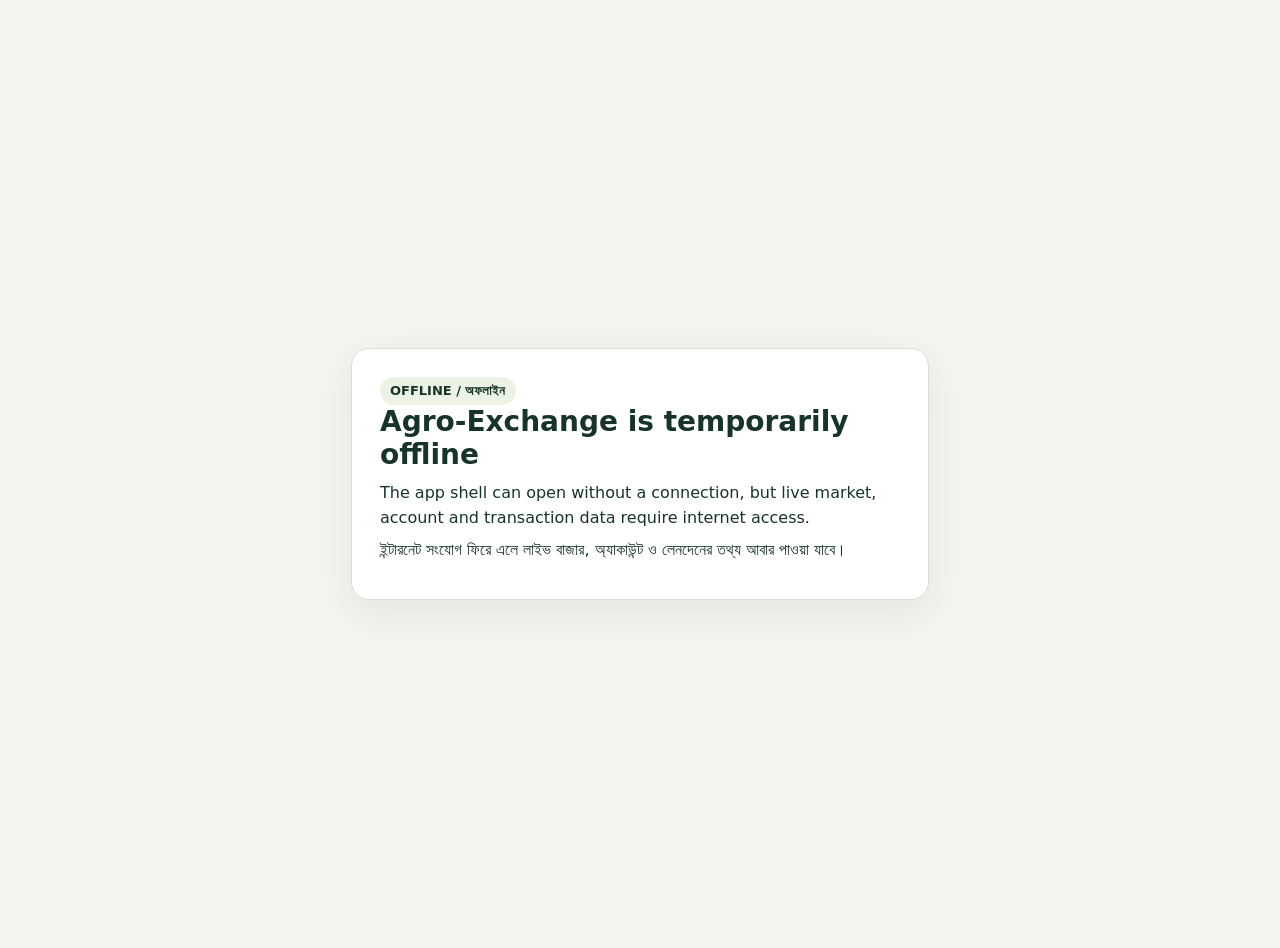
<file: offline.html>
<!doctype html>
<html lang="en">
<head>
  <meta charset="utf-8" />
  <meta name="viewport" content="width=device-width,initial-scale=1" />
  <meta name="theme-color" content="#0b3324" />
  <title>Agro-Exchange — Offline</title>
  <style>
    body{margin:0;font-family:system-ui,-apple-system,Segoe UI,sans-serif;background:#f4f5ef;color:#173429;display:grid;min-height:100vh;place-items:center;padding:24px}
    main{max-width:520px;background:#fff;border:1px solid #d8ddd3;border-radius:18px;padding:28px;box-shadow:0 12px 40px rgba(20,40,30,.08)}
    h1{margin:0 0 10px;font-size:28px}p{line-height:1.55;margin:8px 0}.tag{display:inline-block;background:#edf3e4;padding:6px 10px;border-radius:999px;font-size:13px;font-weight:700}
  </style>
</head>
<body>
  <main>
    <span class="tag">OFFLINE / অফলাইন</span>
    <h1>Agro-Exchange is temporarily offline</h1>
    <p>The app shell can open without a connection, but live market, account and transaction data require internet access.</p>
    <p>ইন্টারনেট সংযোগ ফিরে এলে লাইভ বাজার, অ্যাকাউন্ট ও লেনদেনের তথ্য আবার পাওয়া যাবে।</p>
  </main>
</body>
</html>
</file>
<file: styles.css>
:root{
  --bg:#f5f7f6;--surface:#fff;--surface-soft:#f9fbfa;--ink:#17201b;--ink-2:#334139;--muted:#68756e;--muted-2:#87928c;--line:#e3e8e5;--line-strong:#d3dad6;--green:#0e5d3b;--green-2:#15734a;--green-soft:#eaf5ef;--green-softer:#f4faf6;--navy:#15334a;--blue-soft:#edf5f9;--amber:#94611c;--amber-soft:#fbf3e6;--red:#9b4141;--red-soft:#fbefef;--shadow-sm:0 1px 2px rgba(20,38,29,.04),0 1px 6px rgba(20,38,29,.03);--shadow-md:0 10px 30px rgba(24,46,35,.07);--radius:12px;--sidebar:252px
}
*{box-sizing:border-box}html{background:var(--bg);font-size:16px}body{margin:0;color:var(--ink);background:var(--bg);font-family:Inter,"Segoe UI","Noto Sans Bengali",Arial,sans-serif;font-size:15px;line-height:1.5;-webkit-font-smoothing:antialiased;text-rendering:optimizeLegibility}button,input,select{font:inherit}button{color:inherit;touch-action:manipulation}button:focus-visible,input:focus-visible,select:focus-visible{outline:3px solid rgba(21,115,74,.18);outline-offset:2px}.prototype-banner{min-height:34px;background:#0b3324;color:#dfece5;font-size:12px;letter-spacing:.01em;display:flex;align-items:center;position:sticky;top:0;z-index:100}.shell{width:100%;margin:0 auto}.banner-inner{padding:7px 20px;display:flex;gap:10px;align-items:center}.status-dot{width:8px;height:8px;border-radius:50%;background:#65c18c;box-shadow:0 0 0 3px rgba(101,193,140,.14);flex:0 0 auto}.banner-separator{opacity:.45}.app-shell{display:grid;grid-template-columns:var(--sidebar) minmax(0,1fr);min-height:calc(100vh - 34px)}.sidebar{position:sticky;top:34px;height:calc(100vh - 34px);background:#fff;border-right:1px solid var(--line);padding:19px 14px 15px;display:flex;flex-direction:column;z-index:50;overflow:auto}.brand-block{display:flex;align-items:center;gap:12px;padding:3px 8px 21px}.brand-mark{width:38px;height:38px;border-radius:10px;background:var(--green);color:#fff;display:grid;place-items:center;flex:0 0 auto}.brand-mark svg{width:27px;height:27px;fill:#fff}.brand-name{font-weight:780;font-size:17px;letter-spacing:-.015em}.brand-sub{font-size:11.5px;color:var(--muted);margin-top:1px}.side-nav{display:grid;gap:4px}.side-link{width:100%;min-height:43px;border:0;background:transparent;display:flex;align-items:center;gap:11px;border-radius:9px;padding:10px 11px;color:#4e5b54;text-align:left;font-weight:590;font-size:14px;cursor:pointer;transition:.15s}.side-link:hover{background:#f5f8f6;color:var(--ink)}.side-link.active{background:var(--green-soft);color:var(--green);font-weight:720}.nav-icon{width:20px;text-align:center;font-size:16px;opacity:.86}.nav-count{margin-left:auto;min-width:22px;height:22px;padding:0 6px;border-radius:999px;background:#dcefe4;display:grid;place-items:center;font-size:11px;font-weight:760}.muted-link{color:#66736c}.sidebar-divider{height:1px;background:var(--line);margin:18px 9px 16px}.sidebar-section-label{font-size:10px;color:var(--muted-2);font-weight:800;letter-spacing:.13em;margin:0 10px 8px}.sidebar-card{margin-top:auto;background:var(--surface-soft);border:1px solid var(--line);border-radius:10px;padding:14px}.sidebar-card-label{font-size:10px;font-weight:800;letter-spacing:.12em;color:var(--green);margin-bottom:7px}.sidebar-card strong{display:block;font-size:13px}.sidebar-card p{margin:5px 0 12px;color:var(--muted);font-size:11.5px;line-height:1.5}.pilot-progress{height:6px;border-radius:99px;background:#e2e9e5;overflow:hidden;margin-bottom:8px}.pilot-progress span{display:block;height:100%;background:var(--green-2);border-radius:99px}.sidebar-card small{color:var(--muted-2);font-size:10.5px}.sidebar-footer{display:flex;justify-content:space-between;align-items:center;gap:8px;padding:14px 3px 0;font-size:10px;color:var(--muted-2)}.plain-link{padding:0;border:0;background:none;color:inherit;cursor:pointer;font-size:10px}.plain-link:hover{color:var(--green)}.workspace{min-width:0;display:flex;flex-direction:column;min-height:calc(100vh - 34px)}.topbar{height:68px;background:#fff;border-bottom:1px solid var(--line);display:flex;align-items:center;justify-content:space-between;padding:0 26px;position:sticky;top:34px;z-index:40}.search-wrap{position:relative;width:min(450px,42vw)}.search-wrap input{width:100%;height:40px;border:1px solid var(--line);background:#f9fbfa;border-radius:9px;padding:0 42px 0 36px;color:var(--ink);font-size:13px;transition:.15s}.search-wrap input:focus{background:#fff;border-color:#b7c9bf}.search-icon{position:absolute;left:12px;top:8px;font-size:18px;color:var(--muted)}.search-shortcut{position:absolute;right:10px;top:9px;border:1px solid var(--line);border-radius:5px;color:var(--muted-2);font-size:10px;line-height:20px;width:20px;text-align:center;background:#fff}.top-actions{display:flex;align-items:center;gap:9px}.icon-button{position:relative;border:1px solid var(--line);background:#fff;border-radius:9px;width:40px;height:40px;display:grid;place-items:center;cursor:pointer;color:#526058}.icon-button:hover{background:#f8faf9}.icon-button.mini{width:34px;height:34px}.notification-dot{position:absolute;width:7px;height:7px;border-radius:50%;background:#d96a54;right:8px;top:8px;border:1px solid #fff}.language-switch{min-height:40px;border:1px solid var(--line);background:#fff;border-radius:9px;padding:0 13px;font-weight:700;color:#425047;cursor:pointer;font-size:13px}.account-chip{height:44px;border-left:1px solid var(--line);margin-left:4px;padding-left:13px;display:flex;align-items:center;gap:10px;min-width:182px}.avatar{width:34px;height:34px;border-radius:50%;display:grid;place-items:center;background:#173d2d;color:#fff;font-size:11px;font-weight:800}.account-copy{display:flex;flex-direction:column;line-height:1.3}.account-copy strong{font-size:12px}.account-copy span{font-size:10.5px;color:var(--muted)}.chevron{margin-left:auto;color:var(--muted)}.mobile-menu{display:none;border:0;background:none;font-size:23px;min-width:44px;min-height:44px;border-radius:9px}.market-ticker{min-height:40px;background:#fbfcfb;border-bottom:1px solid var(--line);display:flex;align-items:center;padding:0 26px;gap:17px;overflow:hidden;position:sticky;top:102px;z-index:35}.ticker-label{font-size:10px;letter-spacing:.13em;font-weight:800;color:var(--muted-2);white-space:nowrap}.ticker-items{display:flex;gap:0;min-width:0;overflow:hidden}.ticker-item{display:flex;align-items:center;gap:7px;border-left:1px solid var(--line);padding:0 15px;white-space:nowrap;font-size:11.5px}.ticker-item strong{font-size:12.5px}.ticker-item .up{color:var(--green-2);font-weight:700}.ticker-item .down{color:var(--red);font-weight:700}.ticker-time{margin-left:auto;font-size:9px;font-weight:800;letter-spacing:.11em;color:var(--muted-2);white-space:nowrap}.content{width:100%;max-width:1480px;margin:0 auto;padding:30px 30px 52px;flex:1}.view{display:none}.active-view{display:block}.page-heading{display:flex;justify-content:space-between;align-items:flex-end;gap:24px;margin-bottom:24px}.breadcrumb,.section-kicker{font-size:10.5px;font-weight:800;letter-spacing:.13em;color:var(--green);margin-bottom:7px}.page-heading h1{font-size:30px;line-height:1.15;letter-spacing:-.025em;margin:0 0 6px;font-weight:770}.page-heading p{margin:0;color:var(--muted);max-width:720px;font-size:13.5px}.heading-actions{display:flex;gap:9px}.button{border-radius:9px;min-height:40px;padding:0 15px;display:inline-flex;align-items:center;justify-content:center;gap:7px;border:1px solid transparent;font-weight:690;font-size:12.5px;cursor:pointer;transition:.15s}.button.primary{background:var(--green);border-color:var(--green);color:#fff;box-shadow:0 1px 2px rgba(14,93,59,.16)}.button.primary:hover{background:#0b5134}.button.secondary{background:#fff;border-color:var(--line-strong);color:#344139}.button.secondary:hover{background:#f8faf9}.button.full{width:100%;margin-top:18px;min-height:43px}.text-button{border:0;background:none;color:var(--green);font-size:11.5px;font-weight:700;cursor:pointer;padding:7px}.metrics-grid{display:grid;grid-template-columns:repeat(4,1fr);gap:13px;margin-bottom:13px}.metric-card{background:#fff;border:1px solid var(--line);border-radius:var(--radius);padding:17px 18px;box-shadow:var(--shadow-sm)}.metric-head{display:flex;align-items:center;justify-content:space-between;color:var(--muted);font-size:11.5px;font-weight:600}.trend-chip{font-size:9.5px;padding:4px 7px;border-radius:999px;font-weight:750}.trend-chip.up{background:var(--green-soft);color:var(--green-2)}.trend-chip.neutral{background:#f1f3f2;color:var(--muted)}.metric-value{font-size:29px;font-weight:750;letter-spacing:-.025em;margin:10px 0 9px}.metric-value small{font-size:12px;color:var(--muted);font-weight:600}.metric-foot{display:flex;align-items:center;justify-content:space-between;color:var(--muted-2);font-size:10.5px}.sparkline{width:52px;height:18px;border-bottom:2px solid var(--green-2);display:block;position:relative;opacity:.85}.sparkline:before{content:"";position:absolute;left:0;right:0;bottom:-1px;height:12px;background:linear-gradient(135deg,transparent 0 12%,rgba(21,115,74,.1) 13% 29%,transparent 30% 42%,rgba(21,115,74,.12) 43% 65%,transparent 66%)}.spark-b{transform:skewY(-4deg)}.spark-c{border-bottom-color:#466f89}.spark-d{transform:skewY(-2deg)}.dashboard-grid,.intelligence-grid,.form-grid{display:grid;grid-template-columns:repeat(12,minmax(0,1fr));gap:13px}.span-4{grid-column:span 4}.span-5{grid-column:span 5}.span-7{grid-column:span 7}.span-8{grid-column:span 8}.span-12{grid-column:span 12}.card{background:#fff;border:1px solid var(--line);border-radius:var(--radius);box-shadow:var(--shadow-sm);overflow:hidden}.card-head{display:flex;justify-content:space-between;align-items:center;gap:16px;padding:17px 18px;border-bottom:1px solid var(--line)}.card-head.simple{border-bottom:0;align-items:flex-start}.card-head h2{margin:0;font-size:15px;font-weight:750;letter-spacing:-.01em}.card-head p{margin:3px 0 0;color:var(--muted);font-size:10.5px}.compact-filters{display:flex;align-items:center;gap:8px}.compact-filters select{height:34px}.status-pill,.verified-badge{font-size:10px;padding:5px 8px;border-radius:999px;background:var(--green-soft);color:var(--green);font-weight:700;white-space:nowrap}.verified-badge{background:#f3f5f4;color:var(--muted)}select,input{border:1px solid var(--line-strong);background:#fff;border-radius:8px;color:var(--ink);height:40px;padding:0 11px;font-size:12.5px}.table-scroll{overflow:auto;-webkit-overflow-scrolling:touch}.data-table{width:100%;border-collapse:collapse;min-width:700px}.data-table th{height:37px;padding:0 14px;border-bottom:1px solid var(--line);background:#fbfcfb;color:var(--muted-2);font-size:9.5px;letter-spacing:.035em;text-transform:uppercase;text-align:left;font-weight:760;white-space:nowrap}.data-table td{padding:13px 14px;border-bottom:1px solid #eef1ef;font-size:11.5px;vertical-align:middle;white-space:nowrap}.data-table tbody tr:last-child td{border-bottom:0}.data-table tbody tr:hover{background:#fbfdfc}.market-cell{display:flex;align-items:center;gap:10px}.commodity-icon{width:31px;height:31px;border-radius:8px;background:var(--green-softer);color:var(--green);font-weight:800;font-size:11px;display:grid;place-items:center;border:1px solid #dfece5}.market-cell strong{display:block;font-size:11.5px}.market-cell span{display:block;color:var(--muted);font-size:10px}.price-cell{font-weight:720}.change-up{color:var(--green-2);font-weight:700}.change-down{color:var(--red);font-weight:700}.signal{display:inline-flex;align-items:center;gap:5px;font-size:9.5px;font-weight:700;padding:5px 8px;border-radius:999px}.signal.tight{background:var(--amber-soft);color:var(--amber)}.signal.balanced{background:var(--blue-soft);color:var(--navy)}.signal.surplus{background:var(--green-soft);color:var(--green)}.opportunity-card{padding-bottom:15px}.opportunity-spread{padding:4px 18px 15px}.opportunity-spread>span{font-size:10.5px;color:var(--muted)}.opportunity-spread>strong{display:block;font-size:33px;letter-spacing:-.035em;margin:5px 0 2px}.opportunity-spread small{font-size:12px;color:var(--muted);font-weight:600}.spread-positive{font-size:10.5px;color:var(--green-2);font-weight:650}.route-economics{margin:0 18px;padding:13px 14px;background:var(--surface-soft);border:1px solid var(--line);border-radius:9px}.route-economics>div{display:flex;align-items:center;justify-content:space-between;gap:12px}.route-economics span{font-size:10.5px;color:var(--muted)}.route-economics strong{font-size:11.5px}.route-line{height:14px;width:1px;background:#d6deda;display:block;margin:3px 0 3px 5px}.opportunity-card .full{width:calc(100% - 36px);margin-left:18px;margin-right:18px}.fine-print{margin:9px 18px 0;color:var(--muted-2);font-size:9.5px;text-align:center}.insight-card{padding-bottom:7px}.insight-list{padding:5px 18px 9px}.insight-item{display:flex;gap:11px;padding:13px 0;border-bottom:1px solid var(--line)}.insight-item:last-child{border-bottom:0}.insight-icon{width:30px;height:30px;border-radius:8px;display:grid;place-items:center;font-weight:800;flex:0 0 auto}.insight-icon.green{background:var(--green-soft);color:var(--green)}.insight-icon.blue{background:var(--blue-soft);color:var(--navy)}.insight-icon.amber{background:var(--amber-soft);color:var(--amber)}.insight-item strong{font-size:11.5px}.insight-item p{margin:2px 0 0;color:var(--muted);font-size:10.5px}.insight-item b{color:var(--ink-2)}.filter-bar{display:flex;gap:13px;padding:15px 18px;border-bottom:1px solid var(--line);background:#fcfdfc}.filter-group{display:flex;flex-direction:column;gap:6px;min-width:165px}.filter-group.grow{flex:1}.filter-group label{font-size:9.5px;font-weight:700;color:var(--muted);text-transform:uppercase;letter-spacing:.04em}.large-table{min-height:390px}.data-table.detailed{min-width:940px}.form-card{padding-bottom:18px}.form-section-head{display:flex;gap:12px;align-items:flex-start;padding:20px 20px 0}.form-section-head h2{font-size:14.5px;margin:0}.form-section-head p{font-size:10.5px;color:var(--muted);margin:3px 0 0}.step-number{width:26px;height:26px;border-radius:50%;background:var(--green);color:#fff;display:grid;place-items:center;font-size:10px;font-weight:800;flex:0 0 auto}.fields-grid{display:grid;grid-template-columns:repeat(2,1fr);gap:13px;padding:18px 20px}.fields-grid label{display:flex;flex-direction:column;gap:6px}.fields-grid label>span{font-size:10.5px;font-weight:680;color:var(--ink-2)}.fields-grid input,.fields-grid select{width:100%;height:44px;font-size:13px}.form-divider{height:1px;background:var(--line);margin:0 20px}.choice-row{display:grid;grid-template-columns:1fr 1fr;gap:11px;padding:17px 20px}.choice-card{border:1px solid var(--line);border-radius:10px;padding:14px;display:flex;align-items:flex-start;gap:11px;cursor:pointer;background:#fff;min-height:72px}.choice-card.selected{border-color:#9cc7ae;background:var(--green-softer)}.choice-card input{height:auto;margin:3px 0 0;min-width:18px;min-height:18px}.choice-card div{display:flex;flex-direction:column;gap:3px;flex:1}.choice-card strong{font-size:11.5px}.choice-card span{font-size:10px;color:var(--muted)}.choice-card>span{color:var(--green);font-weight:800}.form-actions{display:flex;justify-content:flex-end;gap:9px;padding:3px 20px 0}.form-sidebar{display:grid;gap:13px;align-content:start}.guidance-card{padding:19px}.guidance-card h2{font-size:14.5px;margin:0}.context-price{display:flex;align-items:baseline;gap:6px;margin:15px 0 0}.context-price strong{font-size:29px;letter-spacing:-.035em}.context-price span{font-size:11px;color:var(--muted)}.context-price b{margin-left:auto;font-size:10px;color:var(--green);background:var(--green-soft);padding:5px 7px;border-radius:999px}.guidance-card>p{font-size:9.5px;color:var(--muted-2);margin:0 0 14px}.context-rows{display:grid;gap:0;border-top:1px solid var(--line)}.context-rows div{display:flex;justify-content:space-between;padding:11px 0;border-bottom:1px solid var(--line);font-size:10.5px}.context-rows span{color:var(--muted)}.note-card{padding:17px}.note-card strong{font-size:11.5px}.note-card p{font-size:10.5px;color:var(--muted);margin:6px 0 0;line-height:1.6}.buyer-demand-grid{display:grid;grid-template-columns:repeat(3,1fr);gap:13px}.buyer-card{padding:18px}.buyer-card-head{display:flex;align-items:flex-start;justify-content:space-between;gap:11px;margin-bottom:16px}.buyer-logo{width:38px;height:38px;border-radius:9px;background:#eef4f0;display:grid;place-items:center;color:var(--green);font-weight:800;font-size:11px}.buyer-title{flex:1}.buyer-title strong{font-size:12.5px;display:block}.buyer-title span{font-size:10px;color:var(--muted)}.verified-check{font-size:9.5px;color:var(--green);background:var(--green-soft);padding:5px 7px;border-radius:999px;font-weight:700}.buyer-main{font-size:18px;font-weight:740;margin-bottom:12px}.buyer-main span{font-size:11px;color:var(--muted);font-weight:500}.buyer-details{display:grid;grid-template-columns:1fr 1fr;gap:9px}.buyer-detail{background:var(--surface-soft);border-radius:8px;padding:10px}.buyer-detail span{display:block;color:var(--muted);font-size:9.5px}.buyer-detail strong{display:block;font-size:11px;margin-top:3px}.buyer-card .button{width:100%;margin-top:13px}.match-stack{display:grid;gap:11px}.match-row{background:#fff;border:1px solid var(--line);border-radius:var(--radius);padding:17px 18px;display:grid;grid-template-columns:1.6fr .6fr 1fr .7fr .7fr auto;align-items:center;gap:18px;box-shadow:var(--shadow-sm)}.match-route strong{display:block;font-size:12.5px}.match-route span{font-size:10.5px;color:var(--muted)}.match-stat span{display:block;font-size:9.5px;color:var(--muted);margin-bottom:3px}.match-stat strong{font-size:11.5px}.score-value{font-size:22px!important;color:var(--green);letter-spacing:-.02em}.match-row .button{height:38px}.horizontal-bars{display:grid;gap:17px;padding:22px 20px}.bar-row{display:grid;grid-template-columns:90px 1fr 76px;align-items:center;gap:11px;font-size:11px}.bar-row span{color:var(--muted)}.bar-track{height:9px;border-radius:99px;background:#edf1ef;overflow:hidden}.bar-fill{height:100%;background:var(--green-2);border-radius:99px}.bar-row strong{text-align:right}.quality-metrics{padding:20px;display:grid;gap:16px}.quality-metrics>div{display:grid;grid-template-columns:1fr auto;gap:6px;align-items:center}.quality-metrics span{font-size:11px;color:var(--muted)}.quality-metrics strong{font-size:12px}.quality-metrics i{grid-column:1/-1;height:7px;background:#edf1ef;border-radius:99px;overflow:hidden}.quality-metrics b{display:block;height:100%;background:var(--green-2);border-radius:99px}.cost-waterfall{display:flex;align-items:stretch;gap:9px;padding:24px 20px;flex-wrap:wrap}.cost-waterfall>div{min-width:150px;border:1px solid var(--line);background:var(--surface-soft);border-radius:9px;padding:13px}.cost-waterfall>span{display:grid;place-items:center;color:var(--muted);font-weight:700}.cost-waterfall div span{display:block;font-size:9.5px;color:var(--muted);margin-bottom:4px}.cost-waterfall strong{font-size:15px}.highlight-box{background:var(--green-soft)!important;border-color:#b8d9c6!important}.buyer-box{background:var(--amber-soft)!important;border-color:#ecd7b6!important}.app-footer{border-top:1px solid var(--line);padding:20px 30px 26px;display:flex;justify-content:space-between;color:var(--muted-2);font-size:10px}.toast{position:fixed;right:22px;bottom:22px;background:#173d2d;color:#fff;padding:12px 15px;border-radius:9px;box-shadow:var(--shadow-md);font-size:11.5px;opacity:0;transform:translateY(8px);pointer-events:none;transition:.2s;z-index:200}.toast.show{opacity:1;transform:none}.mobile-overlay{display:none}
@media(max-width:1180px){:root{--sidebar:224px}.metrics-grid{grid-template-columns:repeat(2,1fr)}.span-8,.span-7,.span-4,.span-5{grid-column:span 12}.opportunity-card{display:grid;grid-template-columns:1fr 1fr;column-gap:11px}.opportunity-card .card-head{grid-column:1/-1}.opportunity-card .route-economics{align-self:center}.opportunity-card .full,.opportunity-card .fine-print{grid-column:1/-1}.buyer-demand-grid{grid-template-columns:1fr 1fr}.match-row{grid-template-columns:1.4fr .6fr 1fr .7fr auto}.match-row .match-stat:nth-of-type(5){display:none}}
@media(max-width:860px){body{font-size:16px}.prototype-banner{position:relative}.app-shell{display:block}.sidebar{position:fixed;top:0;left:0;height:100dvh;width:min(82vw,300px);transform:translateX(-102%);transition:.2s;box-shadow:var(--shadow-md);z-index:150;padding-bottom:24px}.sidebar.open{transform:translateX(0)}.mobile-overlay{position:fixed;inset:0;background:rgba(8,25,17,.3);z-index:140}.mobile-overlay.show{display:block}.topbar{top:0;padding:0 14px;height:64px}.mobile-menu{display:grid;place-items:center}.search-wrap{width:min(360px,48vw)}.market-ticker{top:64px;padding:0 14px}.account-copy,.chevron{display:none}.account-chip{min-width:auto;border:0;margin:0;padding-left:0}.content{padding:24px 18px 44px}.buyer-demand-grid{grid-template-columns:1fr}.form-grid .span-8,.form-grid .span-4{grid-column:span 12}.match-row{grid-template-columns:1.4fr .6fr 1fr auto}.match-row .match-stat:nth-of-type(4),.match-row .match-stat:nth-of-type(5){display:none}}
@media(max-width:620px){.prototype-banner{font-size:11px;min-height:36px}.banner-inner{padding:8px 12px}.banner-separator{display:none}.topbar{height:60px}.search-wrap{display:none}.market-ticker{top:60px;min-height:38px;padding:0 10px}.ticker-label,.ticker-time{display:none}.ticker-items{overflow:auto;scrollbar-width:none}.ticker-items::-webkit-scrollbar{display:none}.ticker-item{padding:0 11px;font-size:12px}.ticker-item strong{font-size:13px}.content{padding:20px 12px 38px}.page-heading{align-items:flex-start;flex-direction:column;margin-bottom:18px;gap:15px}.page-heading h1{font-size:27px}.page-heading p{font-size:14px;line-height:1.55}.heading-actions{width:100%}.heading-actions .button{flex:1;min-height:48px;font-size:13.5px}.metrics-grid{grid-template-columns:1fr;gap:10px}.metric-card{padding:16px}.metric-head{font-size:12.5px}.metric-value{font-size:28px}.metric-foot{font-size:11px}.dashboard-grid,.intelligence-grid,.form-grid{gap:10px}.span-4,.span-5,.span-7,.span-8,.span-12{grid-column:span 12}.card-head{padding:15px;align-items:flex-start}.card-head h2{font-size:16px}.card-head p{font-size:11.5px}.compact-filters select{display:none}.table-scroll{margin:0}.data-table{min-width:680px}.data-table th{font-size:10px;height:40px}.data-table td{font-size:12px;padding-top:14px;padding-bottom:14px}.market-cell strong{font-size:12px}.market-cell span{font-size:10.5px}.opportunity-card{display:block}.opportunity-spread{padding:4px 15px 14px}.route-economics{margin:0 15px}.route-economics span{font-size:11px}.route-economics strong{font-size:12px}.opportunity-card .full{width:calc(100% - 30px);margin-left:15px;margin-right:15px;min-height:48px}.fine-print{font-size:10px}.insight-list{padding:3px 15px}.insight-item strong{font-size:12px}.insight-item p{font-size:11px}.filter-bar{flex-direction:column;padding:15px}.filter-group{min-width:0;width:100%}.filter-group label{font-size:10px}.filter-group select,.filter-group input{height:48px;font-size:14px}.fields-grid{grid-template-columns:1fr;padding:15px}.form-section-head{padding:17px 15px 0}.form-section-head h2{font-size:15px}.form-section-head p{font-size:11px}.form-divider{margin:0 15px}.choice-row{grid-template-columns:1fr;padding:15px}.choice-card{min-height:84px;padding:15px}.choice-card strong{font-size:13px}.choice-card span{font-size:11px}.fields-grid label>span{font-size:11.5px}.fields-grid input,.fields-grid select{height:50px;font-size:16px}.form-actions{padding:3px 15px 0;position:sticky;bottom:0;background:rgba(255,255,255,.96);padding-top:12px;padding-bottom:12px;border-top:1px solid var(--line);z-index:20}.form-actions .button{flex:1;min-height:50px;font-size:13px}.guidance-card,.note-card,.buyer-card{padding:16px}.buyer-demand-grid{gap:10px}.buyer-title strong{font-size:13px}.buyer-title span,.buyer-detail span{font-size:10.5px}.buyer-main{font-size:19px}.buyer-detail strong{font-size:12px}.buyer-card .button{min-height:48px;font-size:13px}.match-row{grid-template-columns:1fr;gap:10px;padding:15px}.match-row .match-stat{display:none!important}.match-route strong{font-size:13px}.match-route span{font-size:11px}.match-row .button{width:100%;min-height:48px}.cost-waterfall{flex-direction:column;padding:15px}.cost-waterfall>span{height:8px}.cost-waterfall>div{min-width:0}.app-footer{padding:17px 13px 22px;flex-direction:column;gap:5px;font-size:10.5px}.language-switch{min-height:44px;padding:0 11px;font-size:13px}.icon-button{display:none}.account-chip{display:none}.mobile-menu{font-size:25px}.toast{left:12px;right:12px;bottom:12px;font-size:12px;text-align:center;padding:13px 15px}}
@media(max-width:380px){.page-heading h1{font-size:25px}.heading-actions{flex-direction:column}.metrics-grid{grid-template-columns:1fr}.language-switch{font-size:12px}.content{padding-left:10px;padding-right:10px}}
</file>
<file: public/public.css>
:root{--ink:#152019;--muted:#68756e;--line:#dfe6e2;--green:#0e5d3b;--green2:#15734a;--soft:#f4f8f5;--soft2:#eef5f0;--white:#fff;--shadow:0 16px 45px rgba(20,45,32,.08);--radius:18px;--wrap:1180px}*{box-sizing:border-box}html{scroll-behavior:smooth}body{margin:0;background:#fff;color:var(--ink);font-family:Inter,"Segoe UI","Noto Sans Bengali",Arial,sans-serif;font-size:16px;line-height:1.55;-webkit-font-smoothing:antialiased}a{text-decoration:none;color:inherit}button{font:inherit;color:inherit}.wrap{width:min(var(--wrap),calc(100% - 40px));margin:0 auto}.site-header{position:sticky;top:0;z-index:50;background:rgba(255,255,255,.94);backdrop-filter:blur(14px);border-bottom:1px solid rgba(223,230,226,.9)}.header-inner{min-height:72px;display:flex;align-items:center;gap:30px}.brand{display:flex;align-items:center;gap:11px;margin-right:auto}.mark{width:38px;height:38px;border-radius:10px;background:var(--green);color:#fff;display:grid;place-items:center}.mark svg{width:27px;height:27px;fill:#fff}.brand>span:last-child{display:flex;flex-direction:column;line-height:1.2}.brand strong{font-size:17px;letter-spacing:-.02em}.brand small{font-size:11px;color:var(--muted);margin-top:2px}.desktop-nav{display:flex;gap:28px}.desktop-nav a{font-size:13px;color:#455149;font-weight:650}.desktop-nav a:hover{color:var(--green)}.header-actions{display:flex;align-items:center;gap:9px}.lang,.login{min-height:42px;border-radius:9px;padding:0 14px;display:inline-flex;align-items:center;justify-content:center;font-size:13px;font-weight:700}.lang{border:1px solid var(--line);background:#fff;cursor:pointer}.login{background:var(--green);color:#fff}.hero{padding:80px 0 68px;background:linear-gradient(180deg,#fbfdfb 0,#f6faf7 100%);border-bottom:1px solid var(--line)}.hero-grid{display:grid;grid-template-columns:minmax(0,1.08fr) minmax(420px,.92fr);gap:70px;align-items:center}.eyebrow{font-size:11px;letter-spacing:.14em;color:var(--green);font-weight:800;margin-bottom:14px}.hero h1{font-size:57px;line-height:1.02;letter-spacing:-.045em;margin:0 0 22px;max-width:720px}.lead{font-size:19px;color:#536159;max-width:700px;margin:0 0 28px}.hero-actions{display:flex;gap:10px;flex-wrap:wrap}.btn{min-height:48px;padding:0 18px;border-radius:10px;display:inline-flex;align-items:center;justify-content:center;font-size:14px;font-weight:720}.btn.primary{background:var(--green);color:#fff}.btn.secondary{border:1px solid #cfd9d3;background:#fff}.pilot-note{font-size:11.5px;color:#7b8780;margin:18px 0 0}.market-window{background:#fff;border:1px solid var(--line);border-radius:20px;box-shadow:var(--shadow);overflow:hidden}.window-head{padding:18px 20px;display:flex;justify-content:space-between;align-items:flex-start;border-bottom:1px solid var(--line)}.window-head>div{display:flex;flex-direction:column}.window-head small{font-size:10px;letter-spacing:.12em;color:var(--muted);font-weight:800}.window-head strong{font-size:16px;margin-top:3px}.live{display:flex;align-items:center;gap:7px;font-size:10.5px;color:var(--muted);font-weight:700}.live i{width:8px;height:8px;background:#58b97f;border-radius:50%;box-shadow:0 0 0 4px rgba(88,185,127,.13)}.quote{display:grid;grid-template-columns:minmax(0,1fr) auto auto;gap:14px;align-items:center;padding:17px 20px;border-bottom:1px solid #edf1ef}.quote>div{display:flex;gap:11px;align-items:center}.crop{width:36px;height:36px;border-radius:9px;background:var(--soft2);color:var(--green);font-size:10px;font-weight:800;display:grid;place-items:center}.quote strong{display:block;font-size:13px}.quote small{display:block;font-size:10.5px;color:var(--muted);margin-top:2px}.quote>b{font-size:13px}.quote>em{font-size:10.5px;font-style:normal;color:var(--green2);font-weight:750;background:#ebf5ef;padding:4px 7px;border-radius:999px}.delivered{margin:18px 20px 20px;padding:16px;border-radius:12px;background:#0e5d3b;color:#fff}.delivered span,.delivered small{display:block;color:#dbe9e1}.delivered span{font-size:11px}.delivered strong{display:block;font-size:27px;letter-spacing:-.03em;margin:4px 0}.delivered small{font-size:10px}.value-strip{border-bottom:1px solid var(--line)}.value-grid{display:grid;grid-template-columns:repeat(3,1fr)}.value-grid>div{padding:26px 28px;border-right:1px solid var(--line)}.value-grid>div:first-child{padding-left:0}.value-grid>div:last-child{border-right:0;padding-right:0}.value-grid strong{display:block;font-size:13px;margin-bottom:4px}.value-grid span{font-size:12.5px;color:var(--muted)}.section{padding:90px 0}.section.soft{background:var(--soft)}.section-heading{max-width:760px}.section-heading h2,.pilot-grid h2{font-size:40px;line-height:1.12;letter-spacing:-.035em;margin:0 0 14px}.section-heading p,.pilot-grid p{font-size:16px;color:#5b685f;margin:0;max-width:720px}.steps{display:grid;grid-template-columns:repeat(4,1fr);gap:14px;margin-top:42px}.steps article{border:1px solid var(--line);border-radius:14px;padding:22px;background:#fff}.steps article>span{display:inline-flex;font-size:10px;font-weight:800;color:var(--green);background:var(--soft2);padding:5px 7px;border-radius:6px}.steps h3{font-size:17px;margin:18px 0 7px}.steps p{font-size:13px;color:var(--muted);margin:0}.intelligence-grid{display:grid;grid-template-columns:1fr .9fr;gap:70px;align-items:center}.intel-card{background:#fff;border:1px solid var(--line);border-radius:16px;padding:8px 20px;box-shadow:0 8px 30px rgba(20,45,32,.05)}.intel-card>div{display:flex;align-items:center;justify-content:space-between;gap:20px;padding:18px 0;border-bottom:1px solid var(--line)}.intel-card>div:last-child{border-bottom:0}.intel-card span{font-size:12px;color:var(--muted)}.intel-card strong{font-size:16px;font-weight:730}.pilot-grid{display:grid;grid-template-columns:1fr 360px;gap:90px;align-items:center}.pilot-grid .btn{margin-top:24px}.phone{width:320px;margin:0 auto;background:#10271d;border-radius:38px;padding:11px;box-shadow:0 24px 60px rgba(18,43,30,.18)}.phone-top{height:54px;background:#fff;border-radius:28px 28px 0 0;border-bottom:1px solid var(--line);display:flex;align-items:center;justify-content:space-between;padding:0 18px;font-size:12px;font-weight:750}.phone-top b{font-size:11px;color:var(--green)}.phone-body{background:#f6f8f7;border-radius:0 0 28px 28px;padding:25px 17px 28px;min-height:440px}.phone-body>small{font-size:9px;letter-spacing:.12em;color:var(--green);font-weight:800}.phone-body h3{font-size:24px;margin:6px 0 17px}.phone-price{padding:17px;background:#fff;border:1px solid var(--line);border-radius:12px}.phone-price span{display:block;font-size:11px;color:var(--muted)}.phone-price strong{display:block;font-size:28px;margin-top:4px}.phone button{width:100%;height:52px;border:0;border-radius:11px;background:var(--green);color:#fff;font-weight:750;margin-top:14px}.phone-demand{margin-top:14px;padding:14px;background:#fff;border:1px solid var(--line);border-radius:12px;display:flex;flex-direction:column;gap:3px}.phone-demand span{font-size:11px;color:var(--muted)}.phone-demand b{font-size:12px;color:var(--green)}footer{border-top:1px solid var(--line);padding:28px 0;background:#fbfcfb}.footer-inner{display:flex;justify-content:space-between;gap:30px;align-items:center}.footer-inner>div{display:flex;flex-direction:column}.footer-inner strong{font-size:13px}.footer-inner span,.footer-inner p{font-size:11px;color:var(--muted);margin:0}@media(max-width:960px){.desktop-nav{display:none}.hero{padding:56px 0}.hero-grid{grid-template-columns:1fr;gap:38px}.hero h1{font-size:48px}.market-window{max-width:680px}.steps{grid-template-columns:repeat(2,1fr)}.intelligence-grid{grid-template-columns:1fr;gap:38px}.pilot-grid{grid-template-columns:1fr 330px;gap:45px}}@media(max-width:680px){body{font-size:17px}.wrap{width:min(100% - 24px,var(--wrap))}.site-header{position:sticky}.header-inner{min-height:64px;gap:10px}.brand small{display:none}.brand strong{font-size:16px}.mark{width:36px;height:36px}.login{display:none}.lang{min-height:44px;padding:0 12px}.hero{padding:42px 0 38px}.hero-grid{gap:28px}.eyebrow{font-size:10px;margin-bottom:11px}.hero h1{font-size:39px;line-height:1.05;margin-bottom:17px}.lead{font-size:17px;line-height:1.55;margin-bottom:22px}.hero-actions{display:grid;grid-template-columns:1fr}.btn{min-height:52px;font-size:15px}.pilot-note{font-size:11px;line-height:1.5}.market-window{border-radius:15px}.window-head{padding:15px}.quote{grid-template-columns:minmax(0,1fr) auto;padding:15px;gap:10px}.quote>em{display:none}.quote strong{font-size:13px}.quote small{font-size:10px}.quote>b{font-size:12px}.crop{width:34px;height:34px}.delivered{margin:15px;padding:15px}.delivered strong{font-size:25px}.value-grid{grid-template-columns:1fr}.value-grid>div,.value-grid>div:first-child,.value-grid>div:last-child{padding:20px 0;border-right:0;border-bottom:1px solid var(--line)}.value-grid>div:last-child{border-bottom:0}.value-grid strong{font-size:14px}.value-grid span{font-size:13px}.section{padding:58px 0}.section-heading h2,.pilot-grid h2{font-size:32px}.section-heading p,.pilot-grid p{font-size:15px}.steps{grid-template-columns:1fr;margin-top:28px}.steps article{padding:20px}.steps h3{font-size:18px}.steps p{font-size:14px}.intel-card{padding:5px 15px}.intel-card>div{padding:15px 0}.intel-card span{font-size:12px}.intel-card strong{font-size:14px}.pilot-grid{grid-template-columns:1fr;gap:36px}.phone{width:min(100%,330px)}.footer-inner{align-items:flex-start;flex-direction:column;gap:10px}.footer-inner span,.footer-inner p{font-size:11.5px}}@media(max-width:390px){.hero h1{font-size:35px}.header-actions{margin-left:auto}.brand{gap:8px}.mark{width:34px;height:34px}.brand strong{font-size:15px}.quote{padding-left:12px;padding-right:12px}.section-heading h2,.pilot-grid h2{font-size:30px}}
</file>
